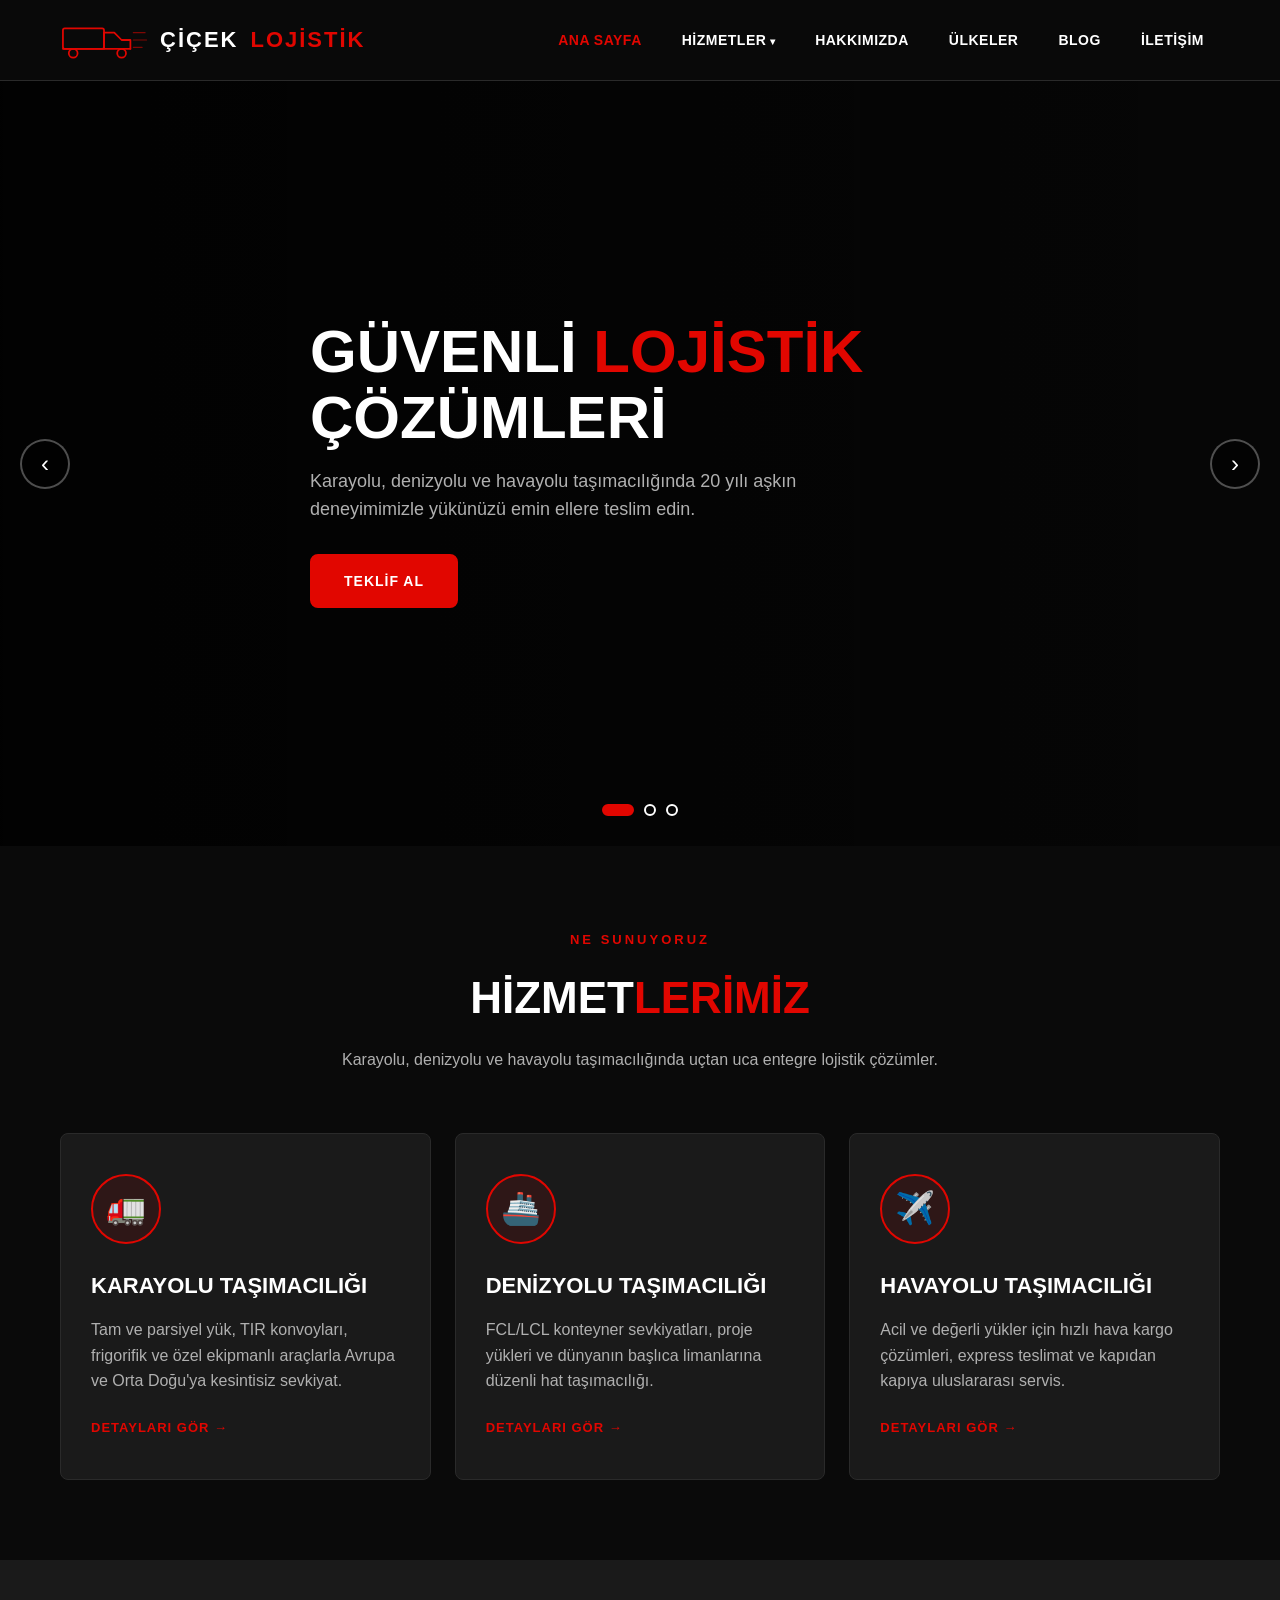
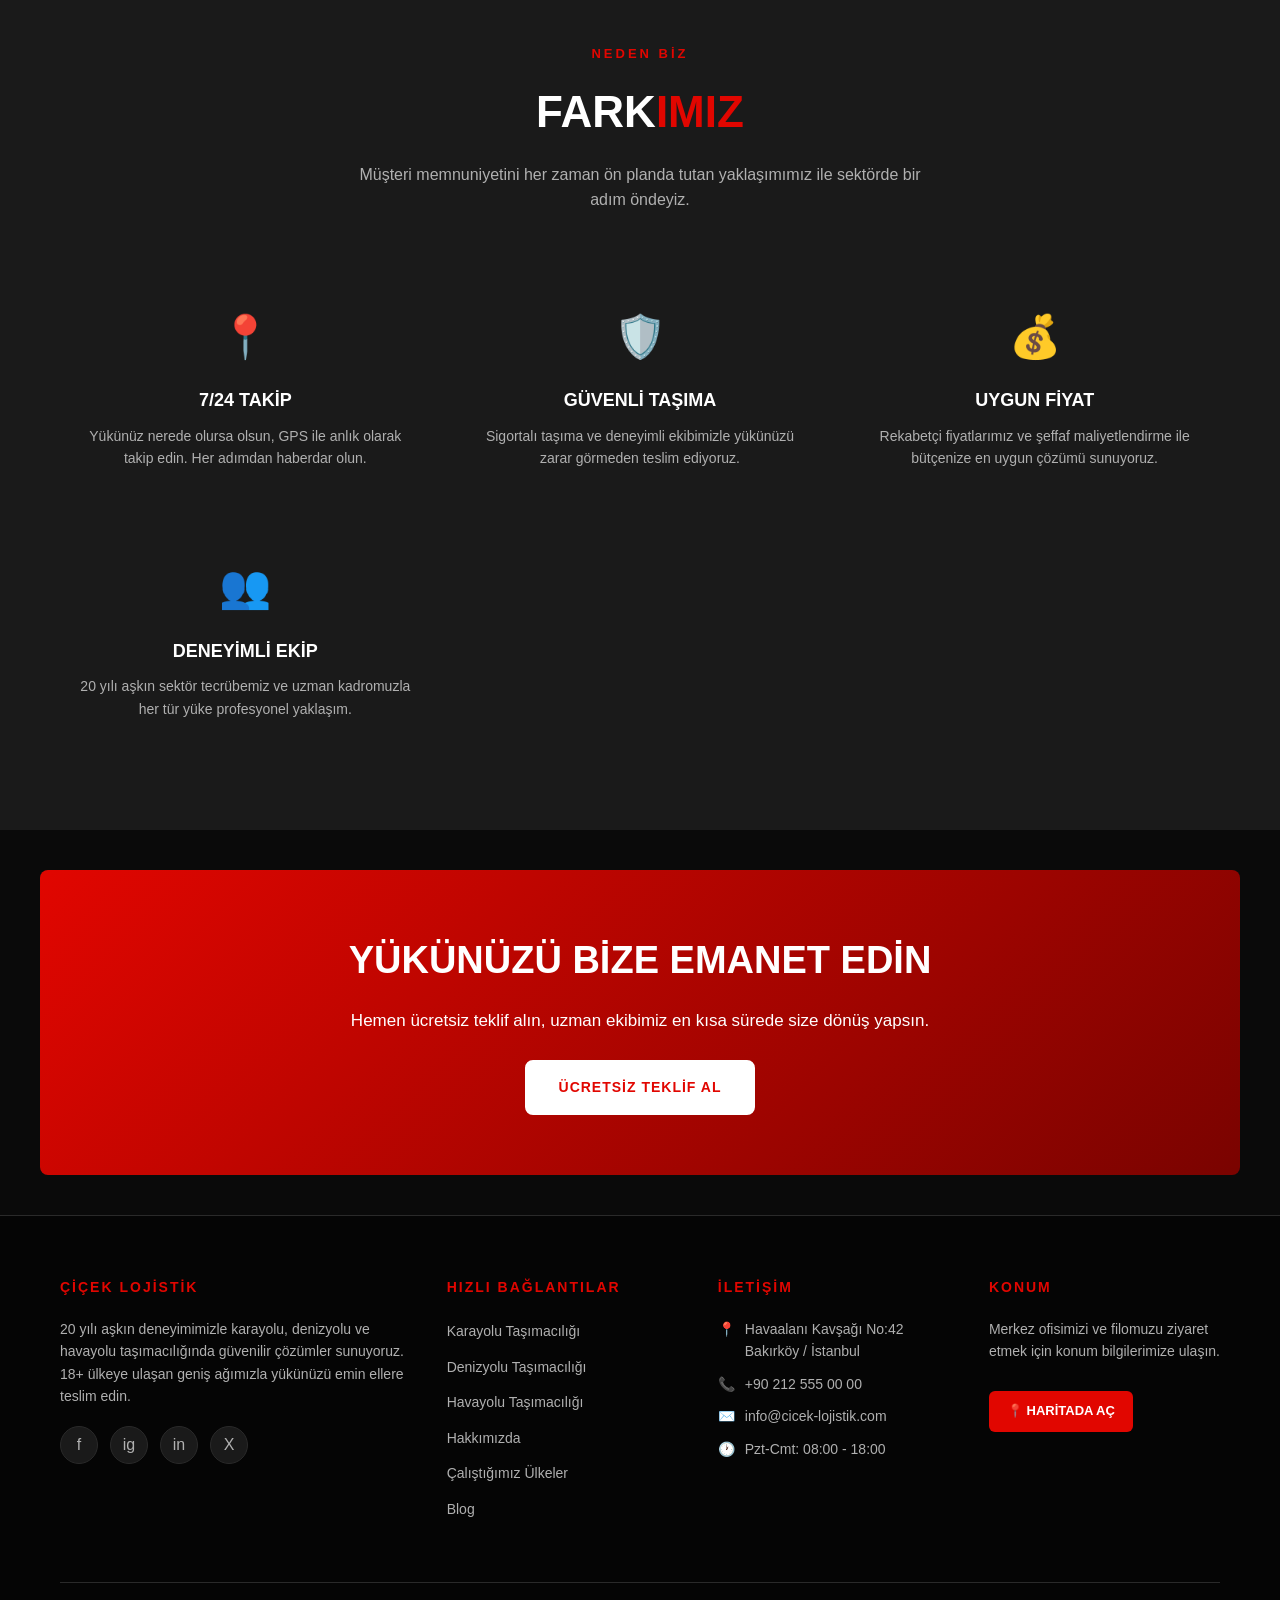
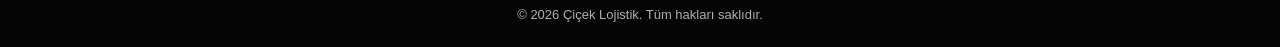
<file: index.html>
<!DOCTYPE html>
<html lang="tr">
<head>
  <meta charset="UTF-8" />
  <meta name="viewport" content="width=device-width, initial-scale=1.0" />
  <title>Çiçek Lojistik — Karayolu, Denizyolu ve Havayolu Taşımacılığı</title>
  <meta name="description" content="Çiçek Lojistik ile uluslararası karayolu, denizyolu ve havayolu taşımacılığında güvenilir çözümler." />
  <link rel="stylesheet" href="css/style.css" />
</head>
<body>

<header class="site-header">
  <div class="header-inner">
    <a href="index.html" class="logo"><img src="assets/logo.svg" alt="Çiçek Lojistik" class="logo-img" />ÇİÇEK <span>LOJİSTİK</span></a>
    <nav class="main-nav" aria-label="Ana menü">
      <ul>
        <li><a href="index.html">Ana Sayfa</a></li>
        <li class="dropdown">
          <a href="#" class="dropdown-toggle">Hizmetler</a>
          <ul class="dropdown-menu">
            <li><a href="karayolu.html">🚛 Karayolu Taşımacılığı</a></li>
            <li><a href="denizyolu.html">🚢 Denizyolu Taşımacılığı</a></li>
            <li><a href="havayolu.html">✈️ Havayolu Taşımacılığı</a></li>
          </ul>
        </li>
        <li><a href="hakkimizda.html">Hakkımızda</a></li>
        <li><a href="ulkeler.html">Ülkeler</a></li>
        <li><a href="blog.html">Blog</a></li>
        <li><a href="iletisim.html">İletişim</a></li>
      </ul>
    </nav>
    <button class="hamburger" aria-label="Menüyü aç/kapa"><span></span><span></span><span></span></button>
  </div>
</header>
<nav class="mobile-menu" aria-label="Mobil menü">
  <ul>
    <li><a href="index.html">Ana Sayfa</a></li>
    <li><a href="karayolu.html">Hizmetler</a></li>
    <li class="sub"><a href="karayolu.html">— Karayolu</a></li>
    <li class="sub"><a href="denizyolu.html">— Denizyolu</a></li>
    <li class="sub"><a href="havayolu.html">— Havayolu</a></li>
    <li><a href="hakkimizda.html">Hakkımızda</a></li>
    <li><a href="ulkeler.html">Çalıştığımız Ülkeler</a></li>
    <li><a href="blog.html">Blog</a></li>
    <li><a href="iletisim.html">İletişim</a></li>
  </ul>
</nav>

<!-- HERO SLIDER -->
<section class="hero-slider" id="heroSlider" aria-label="Tanıtım">
  <div class="slides"></div>
  <button class="slider-arrow prev" aria-label="Önceki">‹</button>
  <button class="slider-arrow next" aria-label="Sonraki">›</button>
  <div class="slider-dots"></div>
</section>

<!-- HİZMETLER -->
<section class="services">
  <div class="container">
    <div class="section-head reveal">
      <span class="eyebrow">Ne Sunuyoruz</span>
      <h2>Hizmet<span>lerimiz</span></h2>
      <p>Karayolu, denizyolu ve havayolu taşımacılığında uçtan uca entegre lojistik çözümler.</p>
    </div>
    <div class="grid">
      <div class="service-card reveal">
        <div class="icon">🚛</div>
        <h3>Karayolu Taşımacılığı</h3>
        <p>Tam ve parsiyel yük, TIR konvoyları, frigorifik ve özel ekipmanlı araçlarla Avrupa ve Orta Doğu'ya kesintisiz sevkiyat.</p>
        <a href="karayolu.html" class="read-more">Detayları Gör →</a>
      </div>
      <div class="service-card reveal">
        <div class="icon">🚢</div>
        <h3>Denizyolu Taşımacılığı</h3>
        <p>FCL/LCL konteyner sevkiyatları, proje yükleri ve dünyanın başlıca limanlarına düzenli hat taşımacılığı.</p>
        <a href="denizyolu.html" class="read-more">Detayları Gör →</a>
      </div>
      <div class="service-card reveal">
        <div class="icon">✈️</div>
        <h3>Havayolu Taşımacılığı</h3>
        <p>Acil ve değerli yükler için hızlı hava kargo çözümleri, express teslimat ve kapıdan kapıya uluslararası servis.</p>
        <a href="havayolu.html" class="read-more">Detayları Gör →</a>
      </div>
    </div>
  </div>
</section>

<!-- NEDEN BİZ -->
<section class="why alt-bg">
  <div class="container">
    <div class="section-head reveal">
      <span class="eyebrow">Neden Biz</span>
      <h2>Fark<span>ımız</span></h2>
      <p>Müşteri memnuniyetini her zaman ön planda tutan yaklaşımımız ile sektörde bir adım öndeyiz.</p>
    </div>
    <div class="grid">
      <div class="feature-card reveal">
        <div class="icon">📍</div>
        <h4>7/24 Takip</h4>
        <p>Yükünüz nerede olursa olsun, GPS ile anlık olarak takip edin. Her adımdan haberdar olun.</p>
      </div>
      <div class="feature-card reveal">
        <div class="icon">🛡️</div>
        <h4>Güvenli Taşıma</h4>
        <p>Sigortalı taşıma ve deneyimli ekibimizle yükünüzü zarar görmeden teslim ediyoruz.</p>
      </div>
      <div class="feature-card reveal">
        <div class="icon">💰</div>
        <h4>Uygun Fiyat</h4>
        <p>Rekabetçi fiyatlarımız ve şeffaf maliyetlendirme ile bütçenize en uygun çözümü sunuyoruz.</p>
      </div>
      <div class="feature-card reveal">
        <div class="icon">👥</div>
        <h4>Deneyimli Ekip</h4>
        <p>20 yılı aşkın sektör tecrübemiz ve uzman kadromuzla her tür yüke profesyonel yaklaşım.</p>
      </div>
    </div>
  </div>
</section>

<!-- CTA -->
<div class="cta-banner reveal">
  <h2>Yükünüzü Bize Emanet Edin</h2>
  <p>Hemen ücretsiz teklif alın, uzman ekibimiz en kısa sürede size dönüş yapsın.</p>
  <a href="iletisim.html" class="btn">Ücretsiz Teklif Al</a>
</div>

<footer class="site-footer">
  <div class="container">
    <div class="footer-grid">
      <div class="footer-col">
        <h4>Çiçek Lojistik</h4>
        <p>20 yılı aşkın deneyimimizle karayolu, denizyolu ve havayolu taşımacılığında güvenilir çözümler sunuyoruz. 18+ ülkeye ulaşan geniş ağımızla yükünüzü emin ellere teslim edin.</p>
        <div class="social">
          <a href="#" aria-label="Facebook">f</a>
          <a href="#" aria-label="Instagram">ig</a>
          <a href="#" aria-label="LinkedIn">in</a>
          <a href="#" aria-label="X">X</a>
        </div>
      </div>
      <div class="footer-col">
        <h4>Hızlı Bağlantılar</h4>
        <ul>
          <li><a href="karayolu.html">Karayolu Taşımacılığı</a></li>
          <li><a href="denizyolu.html">Denizyolu Taşımacılığı</a></li>
          <li><a href="havayolu.html">Havayolu Taşımacılığı</a></li>
          <li><a href="hakkimizda.html">Hakkımızda</a></li>
          <li><a href="ulkeler.html">Çalıştığımız Ülkeler</a></li>
          <li><a href="blog.html">Blog</a></li>
        </ul>
      </div>
      <div class="footer-col">
        <h4>İletişim</h4>
        <div class="footer-contact-item"><span class="icon">📍</span><span>Havaalanı Kavşağı No:42<br>Bakırköy / İstanbul</span></div>
        <div class="footer-contact-item"><span class="icon">📞</span><span>+90 212 555 00 00</span></div>
        <div class="footer-contact-item"><span class="icon">✉️</span><span>info@cicek-lojistik.com</span></div>
        <div class="footer-contact-item"><span class="icon">🕐</span><span>Pzt-Cmt: 08:00 - 18:00</span></div>
      </div>
      <div class="footer-col">
        <h4>Konum</h4>
        <p>Merkez ofisimizi ve filomuzu ziyaret etmek için konum bilgilerimize ulaşın.</p>
        <a href="https://maps.google.com" target="_blank" rel="noopener" class="map-btn">📍 Haritada Aç</a>
      </div>
    </div>
    <div class="footer-bottom">© 2026 Çiçek Lojistik. Tüm hakları saklıdır.</div>
  </div>
</footer>

<script src="js/main.js"></script>
<script src="js/slider.js"></script>
</body>
</html>
</file>
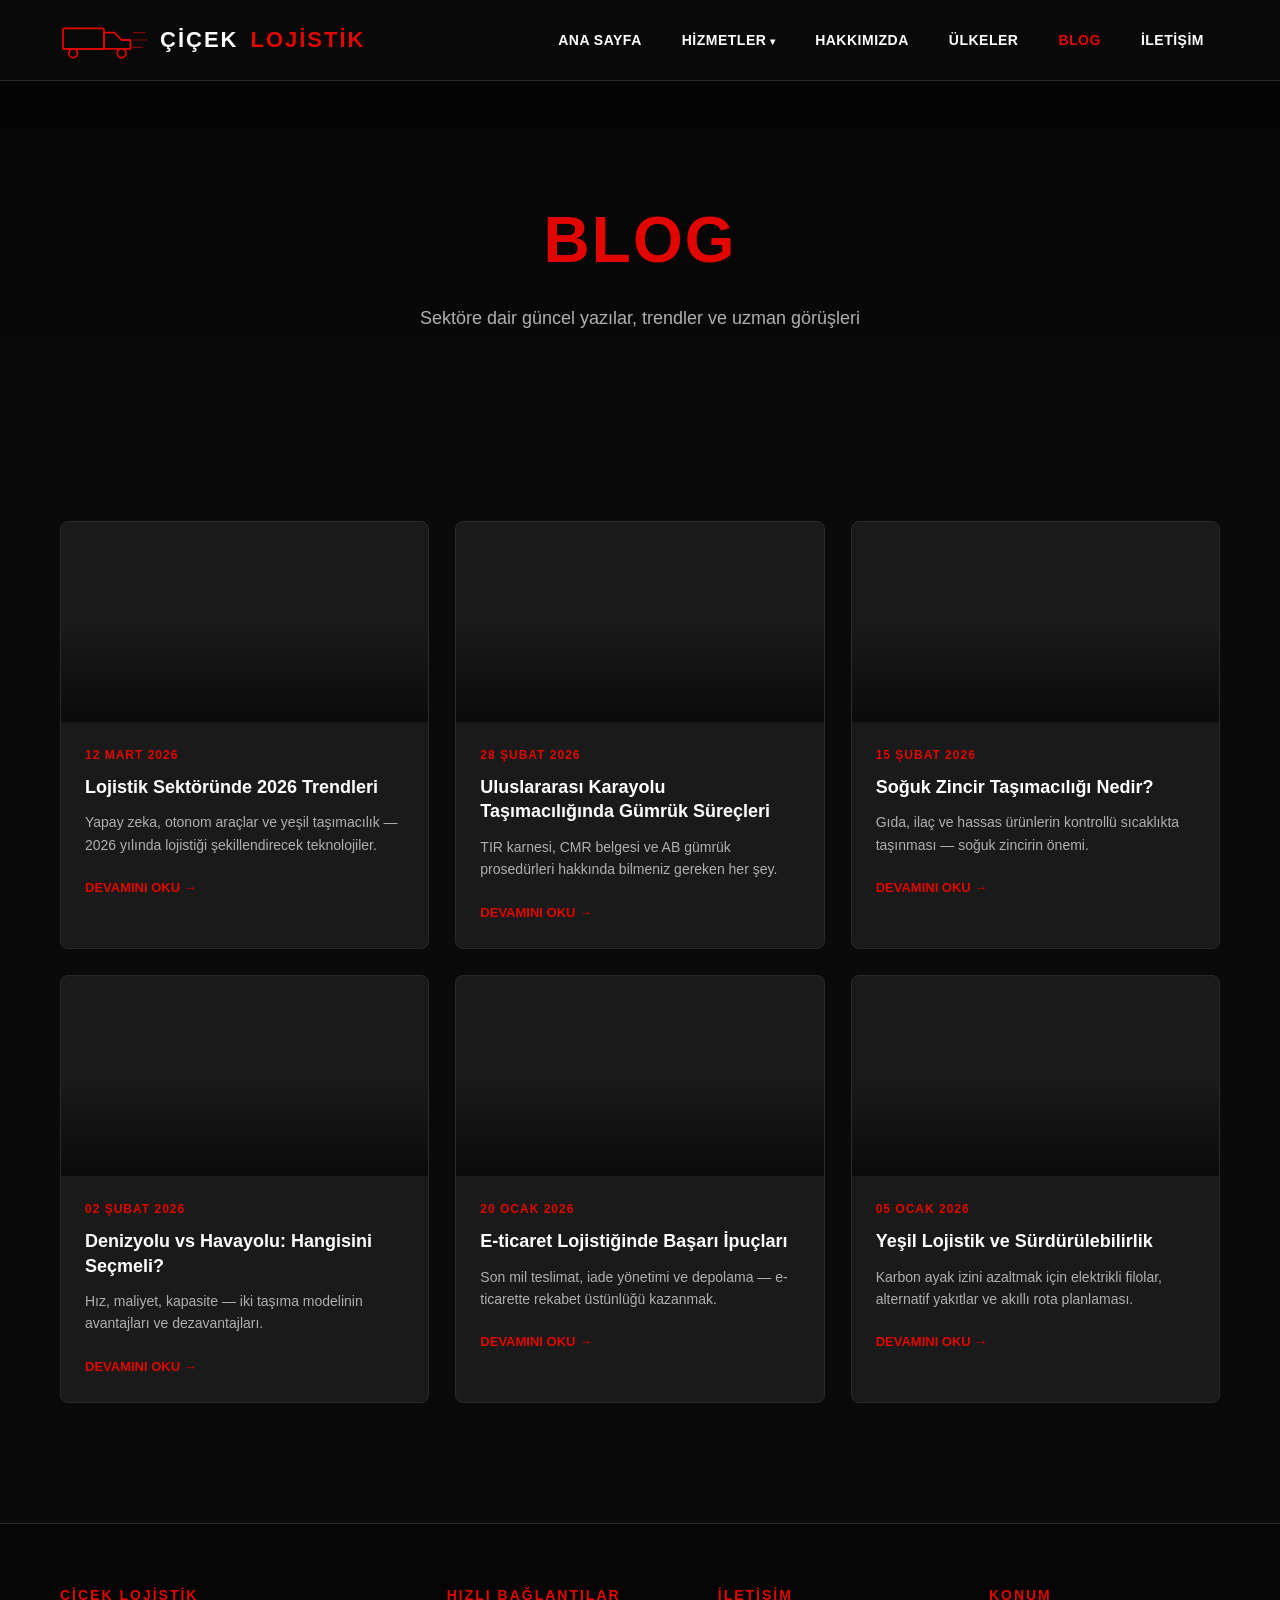
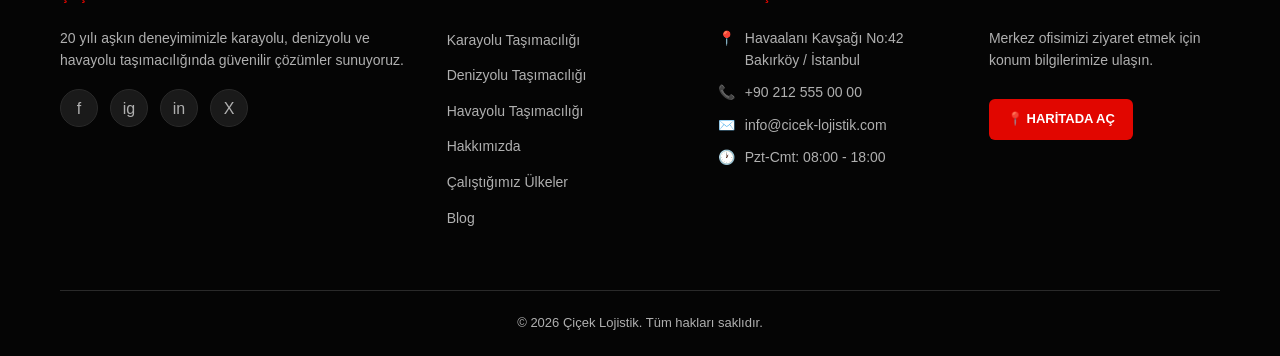
<file: blog.html>
<!DOCTYPE html>
<html lang="tr">
<head>
  <meta charset="UTF-8" />
  <meta name="viewport" content="width=device-width, initial-scale=1.0" />
  <title>Blog — Çiçek Lojistik</title>
  <meta name="description" content="Lojistik sektörüne dair güncel yazılar, trendler ve ipuçları." />
  <link rel="stylesheet" href="css/style.css" />
</head>
<body>

<header class="site-header">
  <div class="header-inner">
    <a href="index.html" class="logo"><img src="assets/logo.svg" alt="Çiçek Lojistik" class="logo-img" />ÇİÇEK <span>LOJİSTİK</span></a>
    <nav class="main-nav" aria-label="Ana menü">
      <ul>
        <li><a href="index.html">Ana Sayfa</a></li>
        <li class="dropdown">
          <a href="#" class="dropdown-toggle">Hizmetler</a>
          <ul class="dropdown-menu">
            <li><a href="karayolu.html">🚛 Karayolu Taşımacılığı</a></li>
            <li><a href="denizyolu.html">🚢 Denizyolu Taşımacılığı</a></li>
            <li><a href="havayolu.html">✈️ Havayolu Taşımacılığı</a></li>
          </ul>
        </li>
        <li><a href="hakkimizda.html">Hakkımızda</a></li>
        <li><a href="ulkeler.html">Ülkeler</a></li>
        <li><a href="blog.html">Blog</a></li>
        <li><a href="iletisim.html">İletişim</a></li>
      </ul>
    </nav>
    <button class="hamburger" aria-label="Menüyü aç/kapa"><span></span><span></span><span></span></button>
  </div>
</header>
<nav class="mobile-menu" aria-label="Mobil menü">
  <ul>
    <li><a href="index.html">Ana Sayfa</a></li>
    <li><a href="karayolu.html">Hizmetler</a></li>
    <li class="sub"><a href="karayolu.html">— Karayolu</a></li>
    <li class="sub"><a href="denizyolu.html">— Denizyolu</a></li>
    <li class="sub"><a href="havayolu.html">— Havayolu</a></li>
    <li><a href="hakkimizda.html">Hakkımızda</a></li>
    <li><a href="ulkeler.html">Çalıştığımız Ülkeler</a></li>
    <li><a href="blog.html">Blog</a></li>
    <li><a href="iletisim.html">İletişim</a></li>
  </ul>
</nav>

<section class="page-hero" style="background-image:url('https://images.unsplash.com/photo-1586528116311-ad8dd3c8310d?auto=format&fit=crop&w=1920&q=80')">
  <div class="page-hero-content">
    <h1><span>Blog</span></h1>
    <p>Sektöre dair güncel yazılar, trendler ve uzman görüşleri</p>
  </div>
</section>

<section>
  <div class="container">
    <div class="blog-grid" id="blogGrid"></div>
  </div>
</section>

<!-- Modal -->
<div class="modal-backdrop" id="blogModal" aria-hidden="true">
  <article class="modal" role="dialog" aria-modal="true">
    <button class="close" aria-label="Kapat">×</button>
    <div class="hero-img"></div>
    <div class="body">
      <span class="date"></span>
      <h2></h2>
      <div class="content"></div>
    </div>
  </article>
</div>

<footer class="site-footer">
  <div class="container">
    <div class="footer-grid">
      <div class="footer-col">
        <h4>Çiçek Lojistik</h4>
        <p>20 yılı aşkın deneyimimizle karayolu, denizyolu ve havayolu taşımacılığında güvenilir çözümler sunuyoruz.</p>
        <div class="social"><a href="#">f</a><a href="#">ig</a><a href="#">in</a><a href="#">X</a></div>
      </div>
      <div class="footer-col">
        <h4>Hızlı Bağlantılar</h4>
        <ul>
          <li><a href="karayolu.html">Karayolu Taşımacılığı</a></li>
          <li><a href="denizyolu.html">Denizyolu Taşımacılığı</a></li>
          <li><a href="havayolu.html">Havayolu Taşımacılığı</a></li>
          <li><a href="hakkimizda.html">Hakkımızda</a></li>
          <li><a href="ulkeler.html">Çalıştığımız Ülkeler</a></li>
          <li><a href="blog.html">Blog</a></li>
        </ul>
      </div>
      <div class="footer-col">
        <h4>İletişim</h4>
        <div class="footer-contact-item"><span class="icon">📍</span><span>Havaalanı Kavşağı No:42<br>Bakırköy / İstanbul</span></div>
        <div class="footer-contact-item"><span class="icon">📞</span><span>+90 212 555 00 00</span></div>
        <div class="footer-contact-item"><span class="icon">✉️</span><span>info@cicek-lojistik.com</span></div>
        <div class="footer-contact-item"><span class="icon">🕐</span><span>Pzt-Cmt: 08:00 - 18:00</span></div>
      </div>
      <div class="footer-col">
        <h4>Konum</h4>
        <p>Merkez ofisimizi ziyaret etmek için konum bilgilerimize ulaşın.</p>
        <a href="https://maps.google.com" target="_blank" rel="noopener" class="map-btn">📍 Haritada Aç</a>
      </div>
    </div>
    <div class="footer-bottom">© 2026 Çiçek Lojistik. Tüm hakları saklıdır.</div>
  </div>
</footer>

<script src="js/main.js"></script>
<script src="js/blog.js"></script>
</body>
</html>
</file>
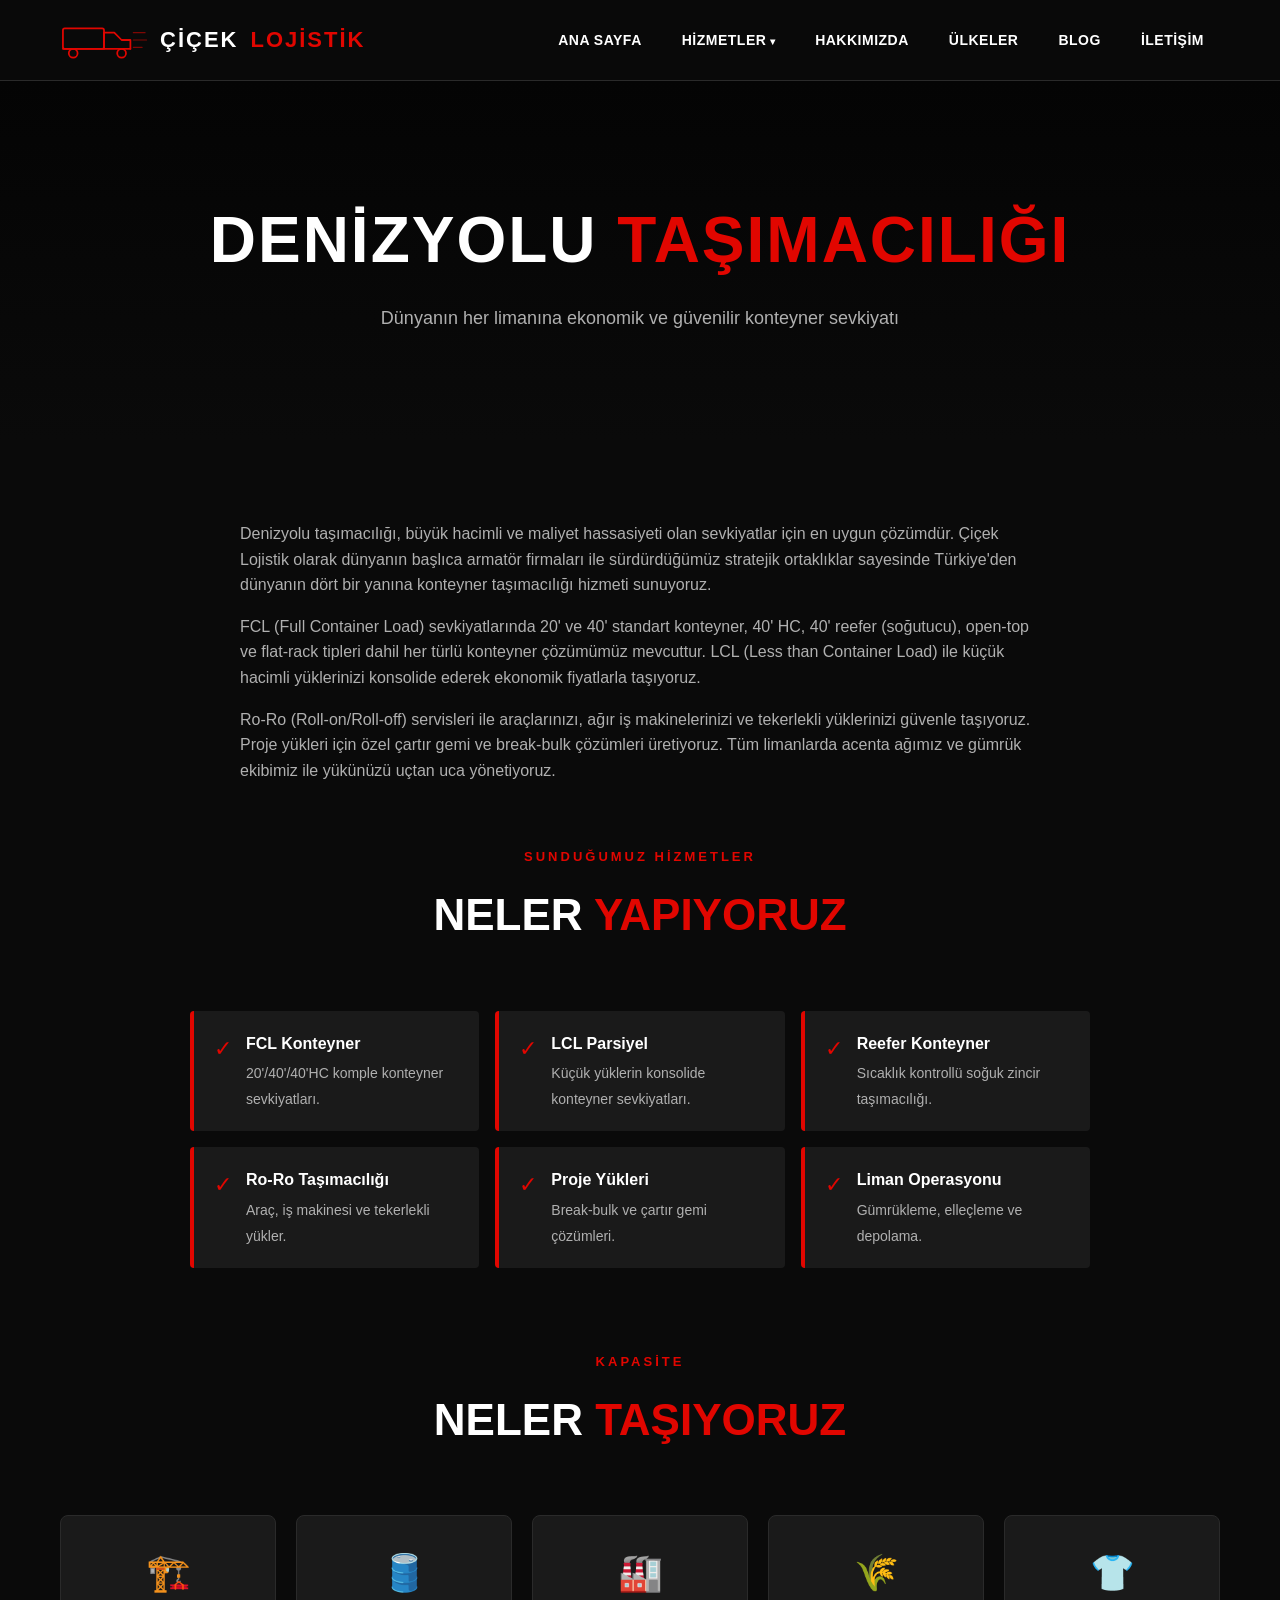
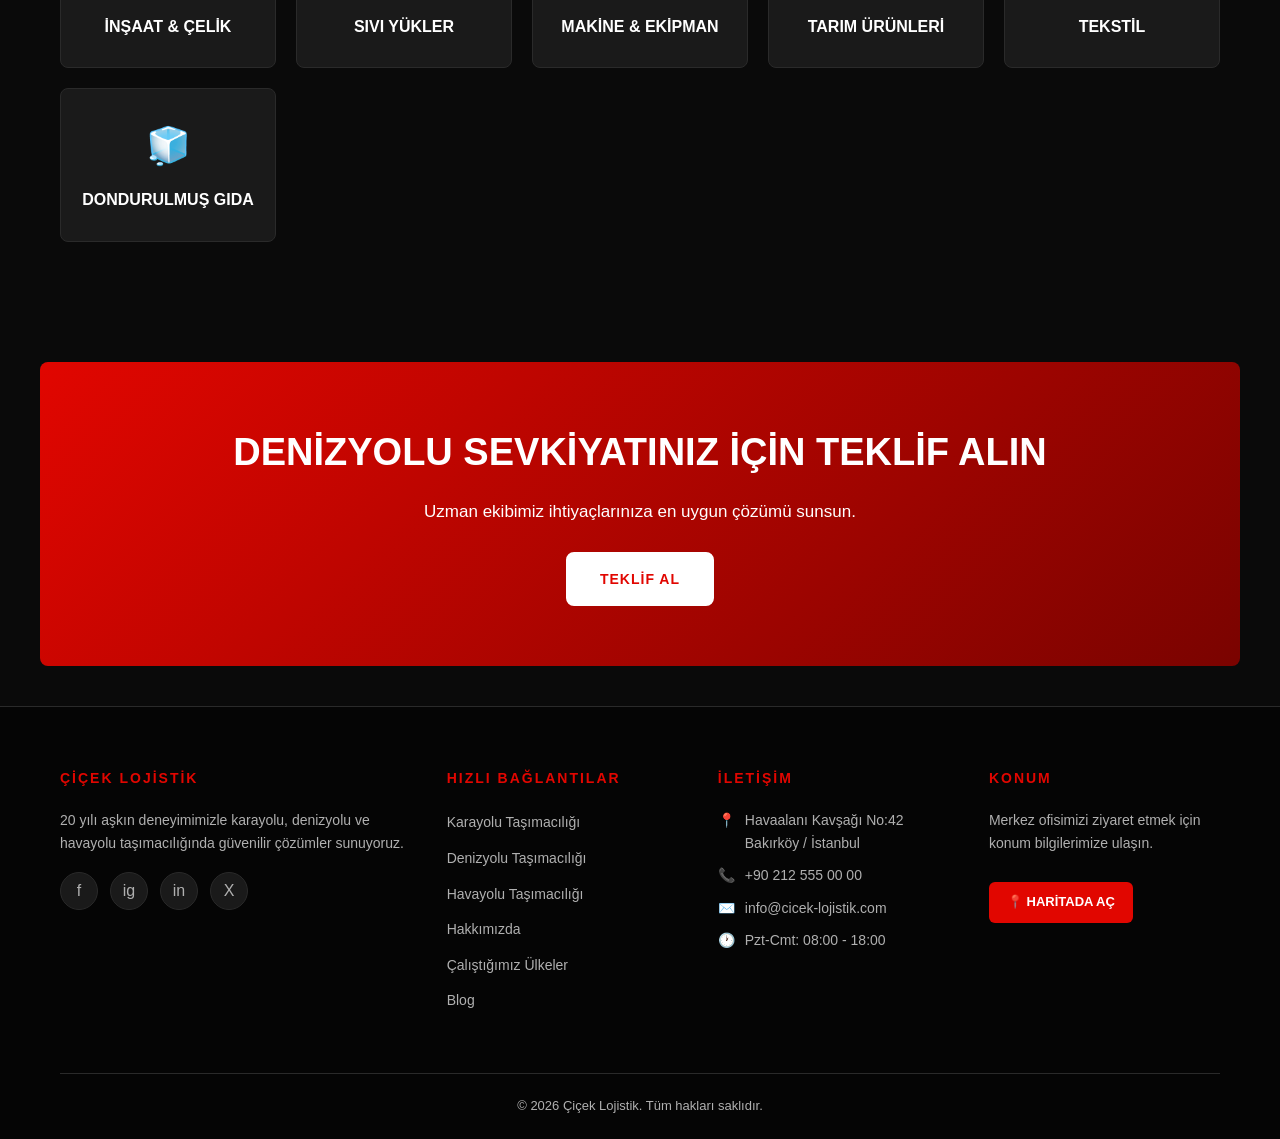
<file: denizyolu.html>
<!DOCTYPE html>
<html lang="tr">
<head>
  <meta charset="UTF-8" />
  <meta name="viewport" content="width=device-width, initial-scale=1.0" />
  <title>Denizyolu Taşımacılığı — Çiçek Lojistik</title>
  <meta name="description" content="FCL/LCL konteyner sevkiyatları, proje yükleri ve dünyanın başlıca limanlarına düzenli hat taşımacılığı." />
  <link rel="stylesheet" href="css/style.css" />
</head>
<body>

<header class="site-header">
  <div class="header-inner">
    <a href="index.html" class="logo"><img src="assets/logo.svg" alt="Çiçek Lojistik" class="logo-img" />ÇİÇEK <span>LOJİSTİK</span></a>
    <nav class="main-nav" aria-label="Ana menü">
      <ul>
        <li><a href="index.html">Ana Sayfa</a></li>
        <li class="dropdown">
          <a href="#" class="dropdown-toggle">Hizmetler</a>
          <ul class="dropdown-menu">
            <li><a href="karayolu.html">🚛 Karayolu Taşımacılığı</a></li>
            <li><a href="denizyolu.html">🚢 Denizyolu Taşımacılığı</a></li>
            <li><a href="havayolu.html">✈️ Havayolu Taşımacılığı</a></li>
          </ul>
        </li>
        <li><a href="hakkimizda.html">Hakkımızda</a></li>
        <li><a href="ulkeler.html">Ülkeler</a></li>
        <li><a href="blog.html">Blog</a></li>
        <li><a href="iletisim.html">İletişim</a></li>
      </ul>
    </nav>
    <button class="hamburger" aria-label="Menüyü aç/kapa"><span></span><span></span><span></span></button>
  </div>
</header>
<nav class="mobile-menu" aria-label="Mobil menü">
  <ul>
    <li><a href="index.html">Ana Sayfa</a></li>
    <li><a href="karayolu.html">Hizmetler</a></li>
    <li class="sub"><a href="karayolu.html">— Karayolu</a></li>
    <li class="sub"><a href="denizyolu.html">— Denizyolu</a></li>
    <li class="sub"><a href="havayolu.html">— Havayolu</a></li>
    <li><a href="hakkimizda.html">Hakkımızda</a></li>
    <li><a href="ulkeler.html">Çalıştığımız Ülkeler</a></li>
    <li><a href="blog.html">Blog</a></li>
    <li><a href="iletisim.html">İletişim</a></li>
  </ul>
</nav>

<section class="page-hero" style="background-image:url('https://images.unsplash.com/photo-1494412651409-8963ce7935a7?auto=format&fit=crop&w=1920&q=80')">
  <div class="page-hero-content">
    <h1>Denizyolu <span>Taşımacılığı</span></h1>
    <p>Dünyanın her limanına ekonomik ve güvenilir konteyner sevkiyatı</p>
  </div>
</section>

<section>
  <div class="container">
    <div class="intro-text reveal">
      <p>Denizyolu taşımacılığı, büyük hacimli ve maliyet hassasiyeti olan sevkiyatlar için en uygun çözümdür. Çiçek Lojistik olarak dünyanın başlıca armatör firmaları ile sürdürdüğümüz stratejik ortaklıklar sayesinde Türkiye'den dünyanın dört bir yanına konteyner taşımacılığı hizmeti sunuyoruz.</p>
      <p>FCL (Full Container Load) sevkiyatlarında 20' ve 40' standart konteyner, 40' HC, 40' reefer (soğutucu), open-top ve flat-rack tipleri dahil her türlü konteyner çözümümüz mevcuttur. LCL (Less than Container Load) ile küçük hacimli yüklerinizi konsolide ederek ekonomik fiyatlarla taşıyoruz.</p>
      <p>Ro-Ro (Roll-on/Roll-off) servisleri ile araçlarınızı, ağır iş makinelerinizi ve tekerlekli yüklerinizi güvenle taşıyoruz. Proje yükleri için özel çartır gemi ve break-bulk çözümleri üretiyoruz. Tüm limanlarda acenta ağımız ve gümrük ekibimiz ile yükünüzü uçtan uca yönetiyoruz.</p>
    </div>

    <div class="section-head reveal" style="margin-top:60px">
      <span class="eyebrow">Sunduğumuz Hizmetler</span>
      <h2>Neler <span>Yapıyoruz</span></h2>
    </div>
    <ul class="service-list">
      <li class="reveal"><span class="check">✓</span><div><strong>FCL Konteyner</strong><span>20'/40'/40'HC komple konteyner sevkiyatları.</span></div></li>
      <li class="reveal"><span class="check">✓</span><div><strong>LCL Parsiyel</strong><span>Küçük yüklerin konsolide konteyner sevkiyatları.</span></div></li>
      <li class="reveal"><span class="check">✓</span><div><strong>Reefer Konteyner</strong><span>Sıcaklık kontrollü soğuk zincir taşımacılığı.</span></div></li>
      <li class="reveal"><span class="check">✓</span><div><strong>Ro-Ro Taşımacılığı</strong><span>Araç, iş makinesi ve tekerlekli yükler.</span></div></li>
      <li class="reveal"><span class="check">✓</span><div><strong>Proje Yükleri</strong><span>Break-bulk ve çartır gemi çözümleri.</span></div></li>
      <li class="reveal"><span class="check">✓</span><div><strong>Liman Operasyonu</strong><span>Gümrükleme, elleçleme ve depolama.</span></div></li>
    </ul>

    <div class="section-head reveal" style="margin-top:80px">
      <span class="eyebrow">Kapasite</span>
      <h2>Neler <span>Taşıyoruz</span></h2>
    </div>
    <div class="category-grid">
      <div class="category-card reveal"><div class="icon">🏗️</div><h4>İnşaat & Çelik</h4></div>
      <div class="category-card reveal"><div class="icon">🛢️</div><h4>Sıvı Yükler</h4></div>
      <div class="category-card reveal"><div class="icon">🏭</div><h4>Makine & Ekipman</h4></div>
      <div class="category-card reveal"><div class="icon">🌾</div><h4>Tarım Ürünleri</h4></div>
      <div class="category-card reveal"><div class="icon">👕</div><h4>Tekstil</h4></div>
      <div class="category-card reveal"><div class="icon">🧊</div><h4>Dondurulmuş Gıda</h4></div>
    </div>
  </div>
</section>

<div class="cta-banner reveal">
  <h2>Denizyolu Sevkiyatınız İçin Teklif Alın</h2>
  <p>Uzman ekibimiz ihtiyaçlarınıza en uygun çözümü sunsun.</p>
  <a href="iletisim.html" class="btn">Teklif Al</a>
</div>

<footer class="site-footer">
  <div class="container">
    <div class="footer-grid">
      <div class="footer-col">
        <h4>Çiçek Lojistik</h4>
        <p>20 yılı aşkın deneyimimizle karayolu, denizyolu ve havayolu taşımacılığında güvenilir çözümler sunuyoruz.</p>
        <div class="social"><a href="#">f</a><a href="#">ig</a><a href="#">in</a><a href="#">X</a></div>
      </div>
      <div class="footer-col">
        <h4>Hızlı Bağlantılar</h4>
        <ul>
          <li><a href="karayolu.html">Karayolu Taşımacılığı</a></li>
          <li><a href="denizyolu.html">Denizyolu Taşımacılığı</a></li>
          <li><a href="havayolu.html">Havayolu Taşımacılığı</a></li>
          <li><a href="hakkimizda.html">Hakkımızda</a></li>
          <li><a href="ulkeler.html">Çalıştığımız Ülkeler</a></li>
          <li><a href="blog.html">Blog</a></li>
        </ul>
      </div>
      <div class="footer-col">
        <h4>İletişim</h4>
        <div class="footer-contact-item"><span class="icon">📍</span><span>Havaalanı Kavşağı No:42<br>Bakırköy / İstanbul</span></div>
        <div class="footer-contact-item"><span class="icon">📞</span><span>+90 212 555 00 00</span></div>
        <div class="footer-contact-item"><span class="icon">✉️</span><span>info@cicek-lojistik.com</span></div>
        <div class="footer-contact-item"><span class="icon">🕐</span><span>Pzt-Cmt: 08:00 - 18:00</span></div>
      </div>
      <div class="footer-col">
        <h4>Konum</h4>
        <p>Merkez ofisimizi ziyaret etmek için konum bilgilerimize ulaşın.</p>
        <a href="https://maps.google.com" target="_blank" rel="noopener" class="map-btn">📍 Haritada Aç</a>
      </div>
    </div>
    <div class="footer-bottom">© 2026 Çiçek Lojistik. Tüm hakları saklıdır.</div>
  </div>
</footer>

<script src="js/main.js"></script>
</body>
</html>
</file>
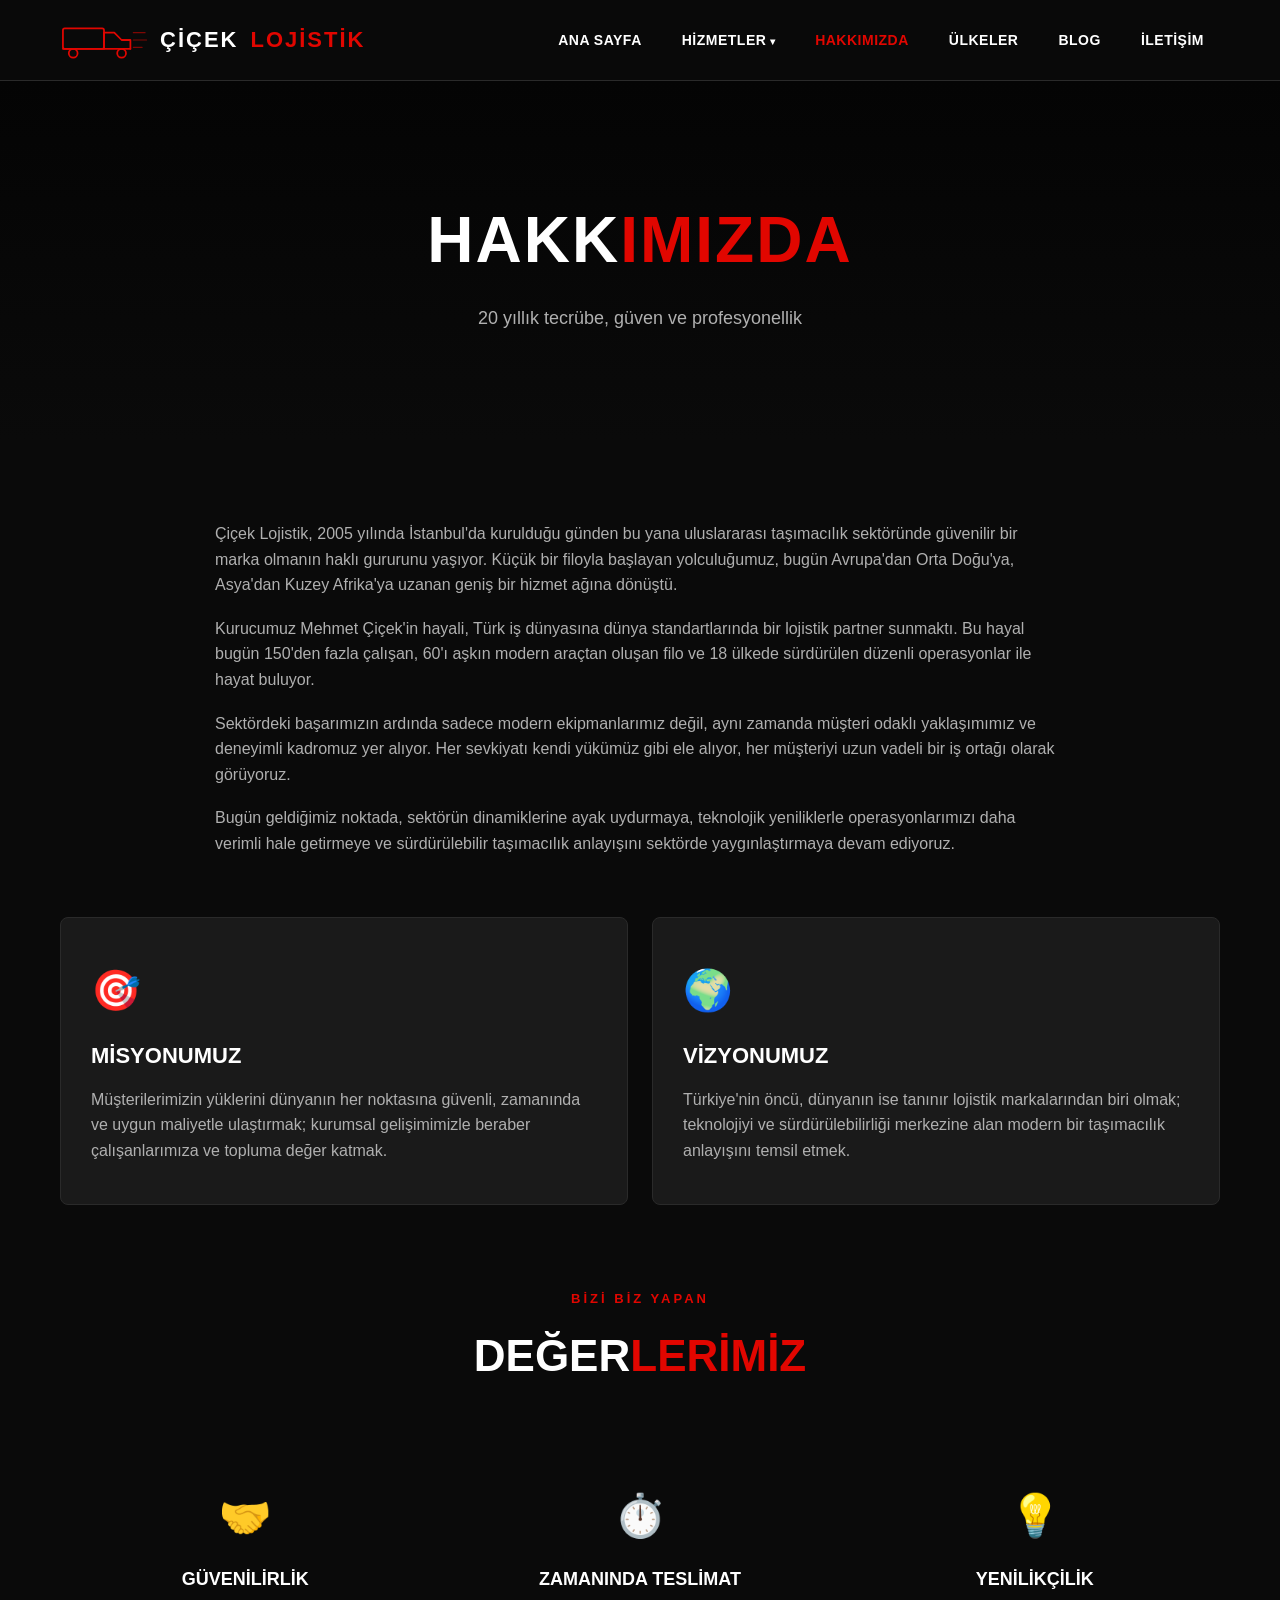
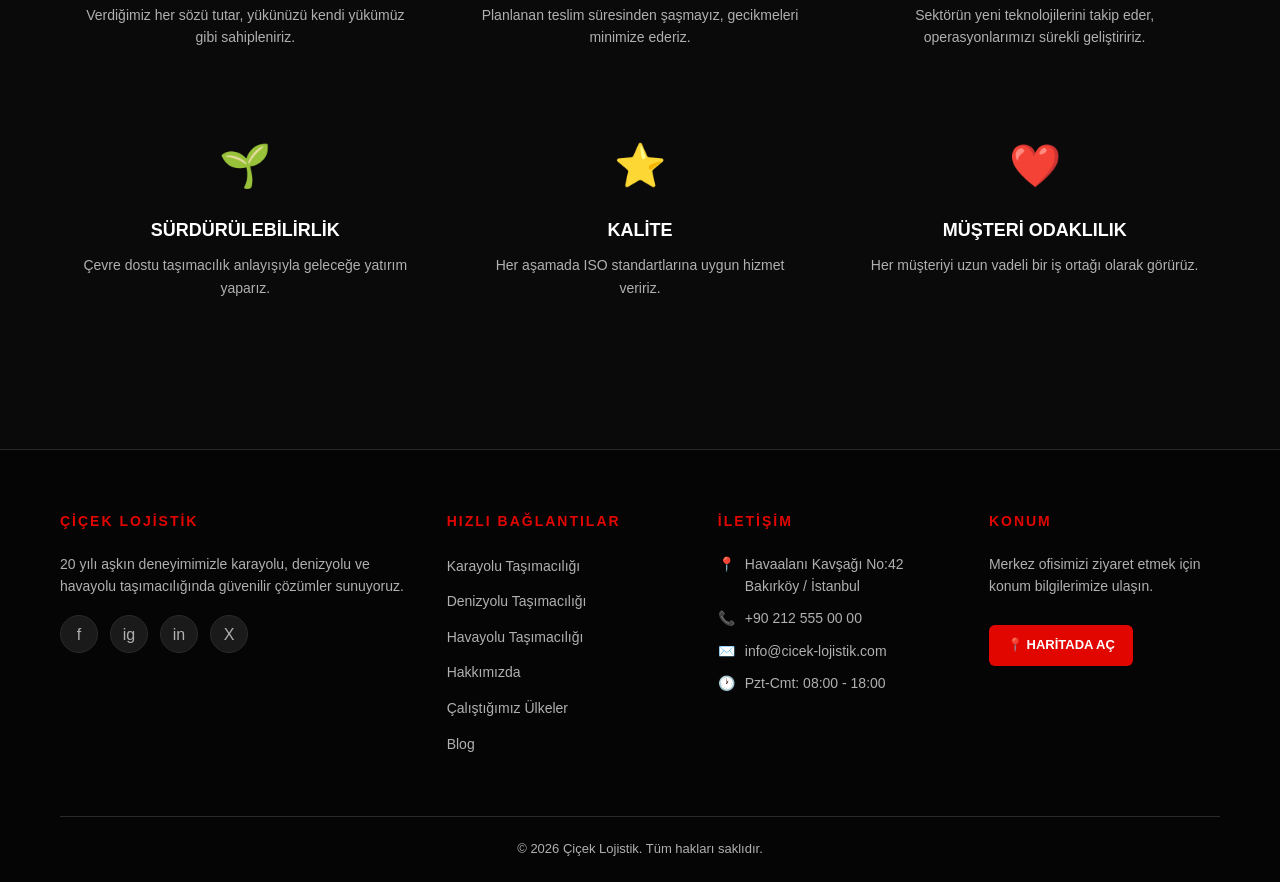
<file: hakkimizda.html>
<!DOCTYPE html>
<html lang="tr">
<head>
  <meta charset="UTF-8" />
  <meta name="viewport" content="width=device-width, initial-scale=1.0" />
  <title>Hakkımızda — Çiçek Lojistik</title>
  <meta name="description" content="Çiçek Lojistik'in hikayesi, misyonu, vizyonu ve değerleri." />
  <link rel="stylesheet" href="css/style.css" />
</head>
<body>

<header class="site-header">
  <div class="header-inner">
    <a href="index.html" class="logo"><img src="assets/logo.svg" alt="Çiçek Lojistik" class="logo-img" />ÇİÇEK <span>LOJİSTİK</span></a>
    <nav class="main-nav" aria-label="Ana menü">
      <ul>
        <li><a href="index.html">Ana Sayfa</a></li>
        <li class="dropdown">
          <a href="#" class="dropdown-toggle">Hizmetler</a>
          <ul class="dropdown-menu">
            <li><a href="karayolu.html">🚛 Karayolu Taşımacılığı</a></li>
            <li><a href="denizyolu.html">🚢 Denizyolu Taşımacılığı</a></li>
            <li><a href="havayolu.html">✈️ Havayolu Taşımacılığı</a></li>
          </ul>
        </li>
        <li><a href="hakkimizda.html">Hakkımızda</a></li>
        <li><a href="ulkeler.html">Ülkeler</a></li>
        <li><a href="blog.html">Blog</a></li>
        <li><a href="iletisim.html">İletişim</a></li>
      </ul>
    </nav>
    <button class="hamburger" aria-label="Menüyü aç/kapa"><span></span><span></span><span></span></button>
  </div>
</header>
<nav class="mobile-menu" aria-label="Mobil menü">
  <ul>
    <li><a href="index.html">Ana Sayfa</a></li>
    <li><a href="karayolu.html">Hizmetler</a></li>
    <li class="sub"><a href="karayolu.html">— Karayolu</a></li>
    <li class="sub"><a href="denizyolu.html">— Denizyolu</a></li>
    <li class="sub"><a href="havayolu.html">— Havayolu</a></li>
    <li><a href="hakkimizda.html">Hakkımızda</a></li>
    <li><a href="ulkeler.html">Çalıştığımız Ülkeler</a></li>
    <li><a href="blog.html">Blog</a></li>
    <li><a href="iletisim.html">İletişim</a></li>
  </ul>
</nav>

<section class="page-hero" style="background-image:url('https://images.unsplash.com/photo-1553413077-190dd305871c?auto=format&fit=crop&w=1920&q=80')">
  <div class="page-hero-content">
    <h1>Hakk<span>ımızda</span></h1>
    <p>20 yıllık tecrübe, güven ve profesyonellik</p>
  </div>
</section>

<section>
  <div class="container">
    <div class="about-story reveal">
      <p>Çiçek Lojistik, 2005 yılında İstanbul'da kurulduğu günden bu yana uluslararası taşımacılık sektöründe güvenilir bir marka olmanın haklı gururunu yaşıyor. Küçük bir filoyla başlayan yolculuğumuz, bugün Avrupa'dan Orta Doğu'ya, Asya'dan Kuzey Afrika'ya uzanan geniş bir hizmet ağına dönüştü.</p>
      <p>Kurucumuz Mehmet Çiçek'in hayali, Türk iş dünyasına dünya standartlarında bir lojistik partner sunmaktı. Bu hayal bugün 150'den fazla çalışan, 60'ı aşkın modern araçtan oluşan filo ve 18 ülkede sürdürülen düzenli operasyonlar ile hayat buluyor.</p>
      <p>Sektördeki başarımızın ardında sadece modern ekipmanlarımız değil, aynı zamanda müşteri odaklı yaklaşımımız ve deneyimli kadromuz yer alıyor. Her sevkiyatı kendi yükümüz gibi ele alıyor, her müşteriyi uzun vadeli bir iş ortağı olarak görüyoruz.</p>
      <p>Bugün geldiğimiz noktada, sektörün dinamiklerine ayak uydurmaya, teknolojik yeniliklerle operasyonlarımızı daha verimli hale getirmeye ve sürdürülebilir taşımacılık anlayışını sektörde yaygınlaştırmaya devam ediyoruz.</p>
    </div>

    <div class="mv-grid">
      <div class="mv-card reveal">
        <div class="icon">🎯</div>
        <h3>Misyonumuz</h3>
        <p>Müşterilerimizin yüklerini dünyanın her noktasına güvenli, zamanında ve uygun maliyetle ulaştırmak; kurumsal gelişimimizle beraber çalışanlarımıza ve topluma değer katmak.</p>
      </div>
      <div class="mv-card reveal">
        <div class="icon">🌍</div>
        <h3>Vizyonumuz</h3>
        <p>Türkiye'nin öncü, dünyanın ise tanınır lojistik markalarından biri olmak; teknolojiyi ve sürdürülebilirliği merkezine alan modern bir taşımacılık anlayışını temsil etmek.</p>
      </div>
    </div>

    <div class="section-head reveal" style="margin-top:80px">
      <span class="eyebrow">Bizi Biz Yapan</span>
      <h2>Değer<span>lerimiz</span></h2>
    </div>
    <div class="grid">
      <div class="feature-card reveal">
        <div class="icon">🤝</div>
        <h4>Güvenilirlik</h4>
        <p>Verdiğimiz her sözü tutar, yükünüzü kendi yükümüz gibi sahipleniriz.</p>
      </div>
      <div class="feature-card reveal">
        <div class="icon">⏱️</div>
        <h4>Zamanında Teslimat</h4>
        <p>Planlanan teslim süresinden şaşmayız, gecikmeleri minimize ederiz.</p>
      </div>
      <div class="feature-card reveal">
        <div class="icon">💡</div>
        <h4>Yenilikçilik</h4>
        <p>Sektörün yeni teknolojilerini takip eder, operasyonlarımızı sürekli geliştiririz.</p>
      </div>
      <div class="feature-card reveal">
        <div class="icon">🌱</div>
        <h4>Sürdürülebilirlik</h4>
        <p>Çevre dostu taşımacılık anlayışıyla geleceğe yatırım yaparız.</p>
      </div>
      <div class="feature-card reveal">
        <div class="icon">⭐</div>
        <h4>Kalite</h4>
        <p>Her aşamada ISO standartlarına uygun hizmet veririz.</p>
      </div>
      <div class="feature-card reveal">
        <div class="icon">❤️</div>
        <h4>Müşteri Odaklılık</h4>
        <p>Her müşteriyi uzun vadeli bir iş ortağı olarak görürüz.</p>
      </div>
    </div>
  </div>
</section>

<footer class="site-footer">
  <div class="container">
    <div class="footer-grid">
      <div class="footer-col">
        <h4>Çiçek Lojistik</h4>
        <p>20 yılı aşkın deneyimimizle karayolu, denizyolu ve havayolu taşımacılığında güvenilir çözümler sunuyoruz.</p>
        <div class="social"><a href="#">f</a><a href="#">ig</a><a href="#">in</a><a href="#">X</a></div>
      </div>
      <div class="footer-col">
        <h4>Hızlı Bağlantılar</h4>
        <ul>
          <li><a href="karayolu.html">Karayolu Taşımacılığı</a></li>
          <li><a href="denizyolu.html">Denizyolu Taşımacılığı</a></li>
          <li><a href="havayolu.html">Havayolu Taşımacılığı</a></li>
          <li><a href="hakkimizda.html">Hakkımızda</a></li>
          <li><a href="ulkeler.html">Çalıştığımız Ülkeler</a></li>
          <li><a href="blog.html">Blog</a></li>
        </ul>
      </div>
      <div class="footer-col">
        <h4>İletişim</h4>
        <div class="footer-contact-item"><span class="icon">📍</span><span>Havaalanı Kavşağı No:42<br>Bakırköy / İstanbul</span></div>
        <div class="footer-contact-item"><span class="icon">📞</span><span>+90 212 555 00 00</span></div>
        <div class="footer-contact-item"><span class="icon">✉️</span><span>info@cicek-lojistik.com</span></div>
        <div class="footer-contact-item"><span class="icon">🕐</span><span>Pzt-Cmt: 08:00 - 18:00</span></div>
      </div>
      <div class="footer-col">
        <h4>Konum</h4>
        <p>Merkez ofisimizi ziyaret etmek için konum bilgilerimize ulaşın.</p>
        <a href="https://maps.google.com" target="_blank" rel="noopener" class="map-btn">📍 Haritada Aç</a>
      </div>
    </div>
    <div class="footer-bottom">© 2026 Çiçek Lojistik. Tüm hakları saklıdır.</div>
  </div>
</footer>

<script src="js/main.js"></script>
</body>
</html>
</file>
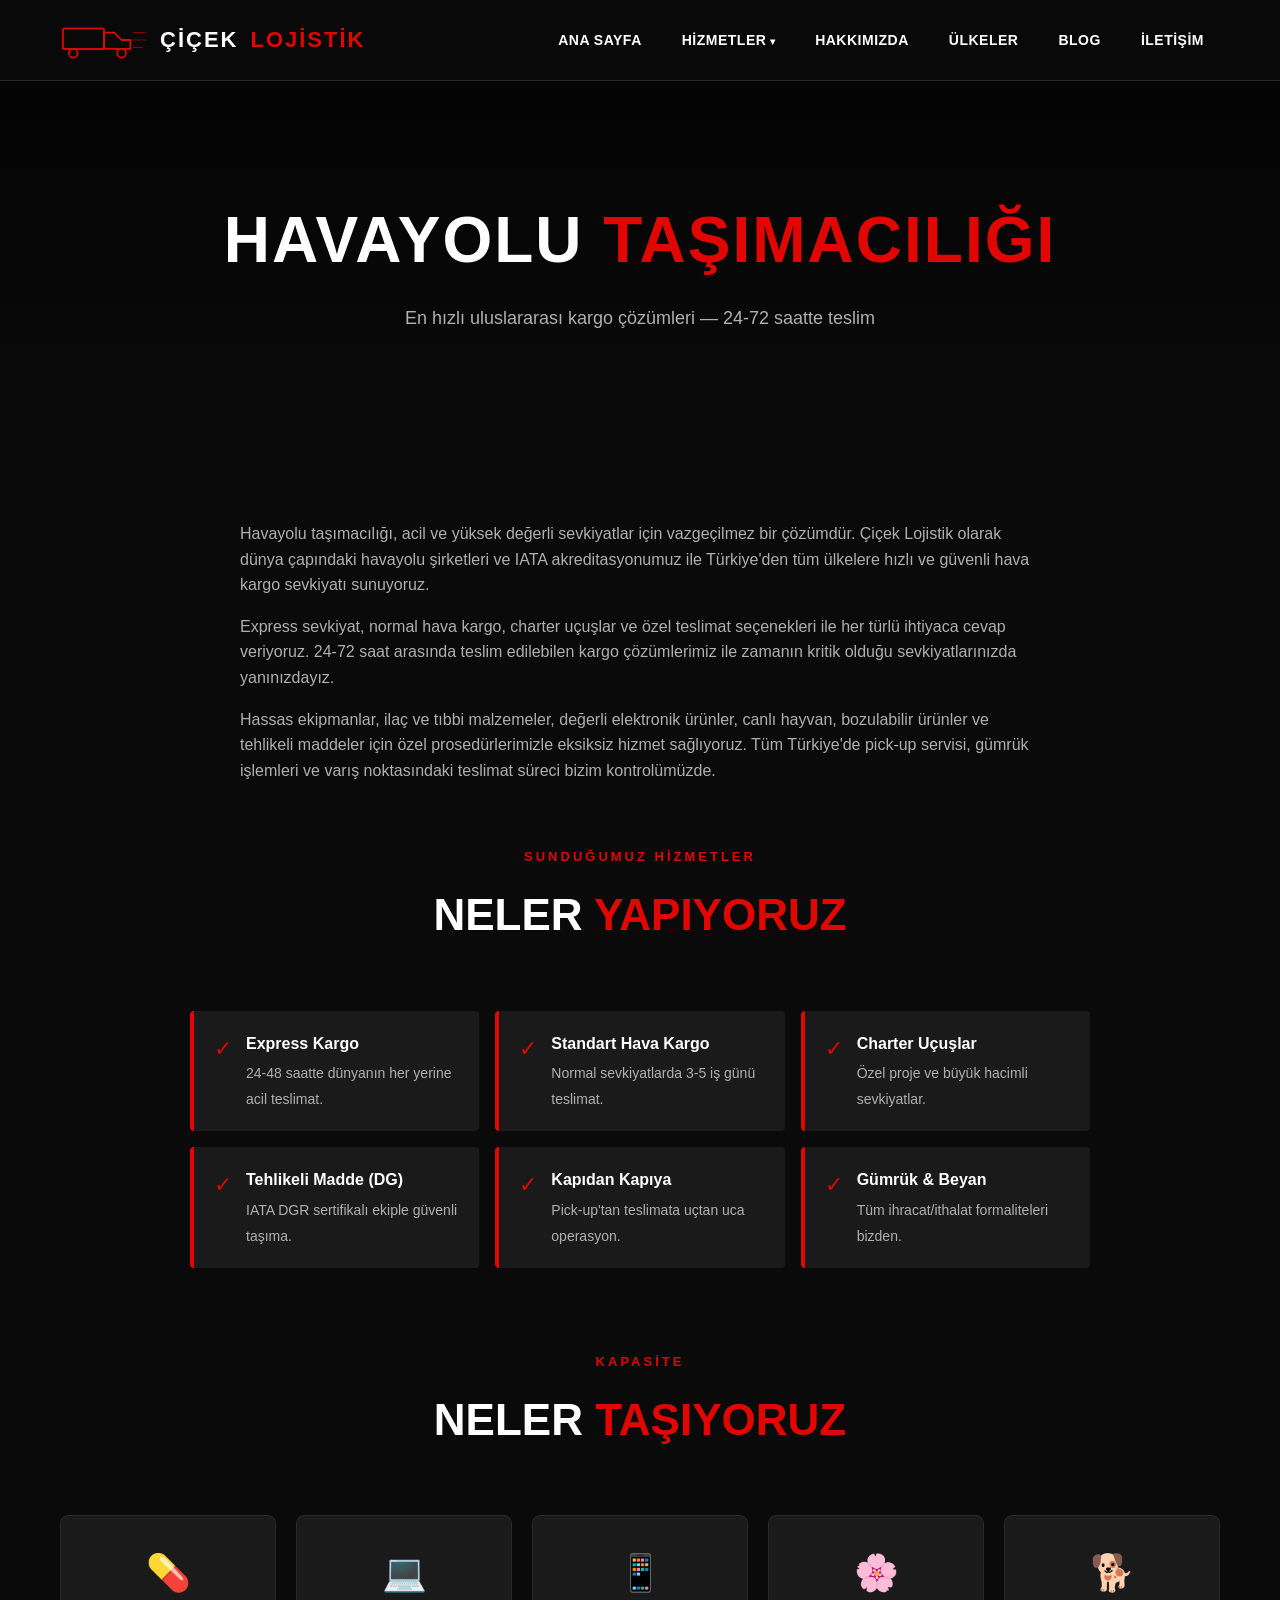
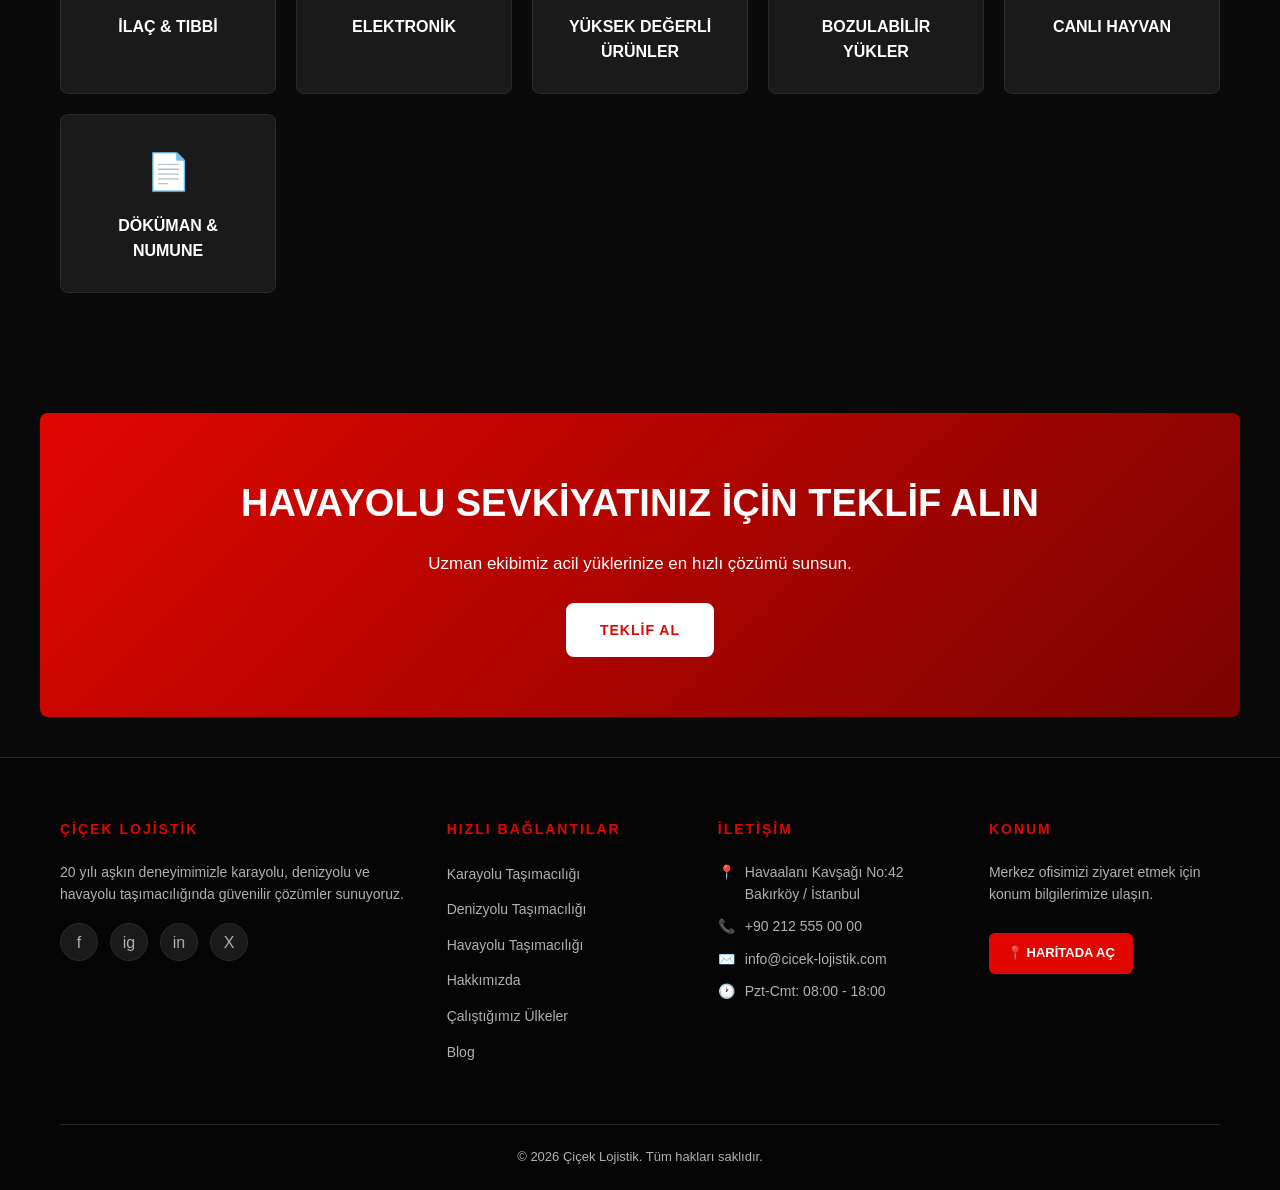
<file: havayolu.html>
<!DOCTYPE html>
<html lang="tr">
<head>
  <meta charset="UTF-8" />
  <meta name="viewport" content="width=device-width, initial-scale=1.0" />
  <title>Havayolu Taşımacılığı — Çiçek Lojistik</title>
  <meta name="description" content="Hızlı hava kargo, express teslimat ve kapıdan kapıya uluslararası havayolu taşımacılığı." />
  <link rel="stylesheet" href="css/style.css" />
</head>
<body>

<header class="site-header">
  <div class="header-inner">
    <a href="index.html" class="logo"><img src="assets/logo.svg" alt="Çiçek Lojistik" class="logo-img" />ÇİÇEK <span>LOJİSTİK</span></a>
    <nav class="main-nav" aria-label="Ana menü">
      <ul>
        <li><a href="index.html">Ana Sayfa</a></li>
        <li class="dropdown">
          <a href="#" class="dropdown-toggle">Hizmetler</a>
          <ul class="dropdown-menu">
            <li><a href="karayolu.html">🚛 Karayolu Taşımacılığı</a></li>
            <li><a href="denizyolu.html">🚢 Denizyolu Taşımacılığı</a></li>
            <li><a href="havayolu.html">✈️ Havayolu Taşımacılığı</a></li>
          </ul>
        </li>
        <li><a href="hakkimizda.html">Hakkımızda</a></li>
        <li><a href="ulkeler.html">Ülkeler</a></li>
        <li><a href="blog.html">Blog</a></li>
        <li><a href="iletisim.html">İletişim</a></li>
      </ul>
    </nav>
    <button class="hamburger" aria-label="Menüyü aç/kapa"><span></span><span></span><span></span></button>
  </div>
</header>
<nav class="mobile-menu" aria-label="Mobil menü">
  <ul>
    <li><a href="index.html">Ana Sayfa</a></li>
    <li><a href="karayolu.html">Hizmetler</a></li>
    <li class="sub"><a href="karayolu.html">— Karayolu</a></li>
    <li class="sub"><a href="denizyolu.html">— Denizyolu</a></li>
    <li class="sub"><a href="havayolu.html">— Havayolu</a></li>
    <li><a href="hakkimizda.html">Hakkımızda</a></li>
    <li><a href="ulkeler.html">Çalıştığımız Ülkeler</a></li>
    <li><a href="blog.html">Blog</a></li>
    <li><a href="iletisim.html">İletişim</a></li>
  </ul>
</nav>

<section class="page-hero" style="background-image:url('https://images.unsplash.com/photo-1436491865332-7a61a109cc05?auto=format&fit=crop&w=1920&q=80')">
  <div class="page-hero-content">
    <h1>Havayolu <span>Taşımacılığı</span></h1>
    <p>En hızlı uluslararası kargo çözümleri — 24-72 saatte teslim</p>
  </div>
</section>

<section>
  <div class="container">
    <div class="intro-text reveal">
      <p>Havayolu taşımacılığı, acil ve yüksek değerli sevkiyatlar için vazgeçilmez bir çözümdür. Çiçek Lojistik olarak dünya çapındaki havayolu şirketleri ve IATA akreditasyonumuz ile Türkiye'den tüm ülkelere hızlı ve güvenli hava kargo sevkiyatı sunuyoruz.</p>
      <p>Express sevkiyat, normal hava kargo, charter uçuşlar ve özel teslimat seçenekleri ile her türlü ihtiyaca cevap veriyoruz. 24-72 saat arasında teslim edilebilen kargo çözümlerimiz ile zamanın kritik olduğu sevkiyatlarınızda yanınızdayız.</p>
      <p>Hassas ekipmanlar, ilaç ve tıbbi malzemeler, değerli elektronik ürünler, canlı hayvan, bozulabilir ürünler ve tehlikeli maddeler için özel prosedürlerimizle eksiksiz hizmet sağlıyoruz. Tüm Türkiye'de pick-up servisi, gümrük işlemleri ve varış noktasındaki teslimat süreci bizim kontrolümüzde.</p>
    </div>

    <div class="section-head reveal" style="margin-top:60px">
      <span class="eyebrow">Sunduğumuz Hizmetler</span>
      <h2>Neler <span>Yapıyoruz</span></h2>
    </div>
    <ul class="service-list">
      <li class="reveal"><span class="check">✓</span><div><strong>Express Kargo</strong><span>24-48 saatte dünyanın her yerine acil teslimat.</span></div></li>
      <li class="reveal"><span class="check">✓</span><div><strong>Standart Hava Kargo</strong><span>Normal sevkiyatlarda 3-5 iş günü teslimat.</span></div></li>
      <li class="reveal"><span class="check">✓</span><div><strong>Charter Uçuşlar</strong><span>Özel proje ve büyük hacimli sevkiyatlar.</span></div></li>
      <li class="reveal"><span class="check">✓</span><div><strong>Tehlikeli Madde (DG)</strong><span>IATA DGR sertifikalı ekiple güvenli taşıma.</span></div></li>
      <li class="reveal"><span class="check">✓</span><div><strong>Kapıdan Kapıya</strong><span>Pick-up'tan teslimata uçtan uca operasyon.</span></div></li>
      <li class="reveal"><span class="check">✓</span><div><strong>Gümrük & Beyan</strong><span>Tüm ihracat/ithalat formaliteleri bizden.</span></div></li>
    </ul>

    <div class="section-head reveal" style="margin-top:80px">
      <span class="eyebrow">Kapasite</span>
      <h2>Neler <span>Taşıyoruz</span></h2>
    </div>
    <div class="category-grid">
      <div class="category-card reveal"><div class="icon">💊</div><h4>İlaç & Tıbbi</h4></div>
      <div class="category-card reveal"><div class="icon">💻</div><h4>Elektronik</h4></div>
      <div class="category-card reveal"><div class="icon">📱</div><h4>Yüksek Değerli Ürünler</h4></div>
      <div class="category-card reveal"><div class="icon">🌸</div><h4>Bozulabilir Yükler</h4></div>
      <div class="category-card reveal"><div class="icon">🐕</div><h4>Canlı Hayvan</h4></div>
      <div class="category-card reveal"><div class="icon">📄</div><h4>Döküman & Numune</h4></div>
    </div>
  </div>
</section>

<div class="cta-banner reveal">
  <h2>Havayolu Sevkiyatınız İçin Teklif Alın</h2>
  <p>Uzman ekibimiz acil yüklerinize en hızlı çözümü sunsun.</p>
  <a href="iletisim.html" class="btn">Teklif Al</a>
</div>

<footer class="site-footer">
  <div class="container">
    <div class="footer-grid">
      <div class="footer-col">
        <h4>Çiçek Lojistik</h4>
        <p>20 yılı aşkın deneyimimizle karayolu, denizyolu ve havayolu taşımacılığında güvenilir çözümler sunuyoruz.</p>
        <div class="social"><a href="#">f</a><a href="#">ig</a><a href="#">in</a><a href="#">X</a></div>
      </div>
      <div class="footer-col">
        <h4>Hızlı Bağlantılar</h4>
        <ul>
          <li><a href="karayolu.html">Karayolu Taşımacılığı</a></li>
          <li><a href="denizyolu.html">Denizyolu Taşımacılığı</a></li>
          <li><a href="havayolu.html">Havayolu Taşımacılığı</a></li>
          <li><a href="hakkimizda.html">Hakkımızda</a></li>
          <li><a href="ulkeler.html">Çalıştığımız Ülkeler</a></li>
          <li><a href="blog.html">Blog</a></li>
        </ul>
      </div>
      <div class="footer-col">
        <h4>İletişim</h4>
        <div class="footer-contact-item"><span class="icon">📍</span><span>Havaalanı Kavşağı No:42<br>Bakırköy / İstanbul</span></div>
        <div class="footer-contact-item"><span class="icon">📞</span><span>+90 212 555 00 00</span></div>
        <div class="footer-contact-item"><span class="icon">✉️</span><span>info@cicek-lojistik.com</span></div>
        <div class="footer-contact-item"><span class="icon">🕐</span><span>Pzt-Cmt: 08:00 - 18:00</span></div>
      </div>
      <div class="footer-col">
        <h4>Konum</h4>
        <p>Merkez ofisimizi ziyaret etmek için konum bilgilerimize ulaşın.</p>
        <a href="https://maps.google.com" target="_blank" rel="noopener" class="map-btn">📍 Haritada Aç</a>
      </div>
    </div>
    <div class="footer-bottom">© 2026 Çiçek Lojistik. Tüm hakları saklıdır.</div>
  </div>
</footer>

<script src="js/main.js"></script>
</body>
</html>
</file>
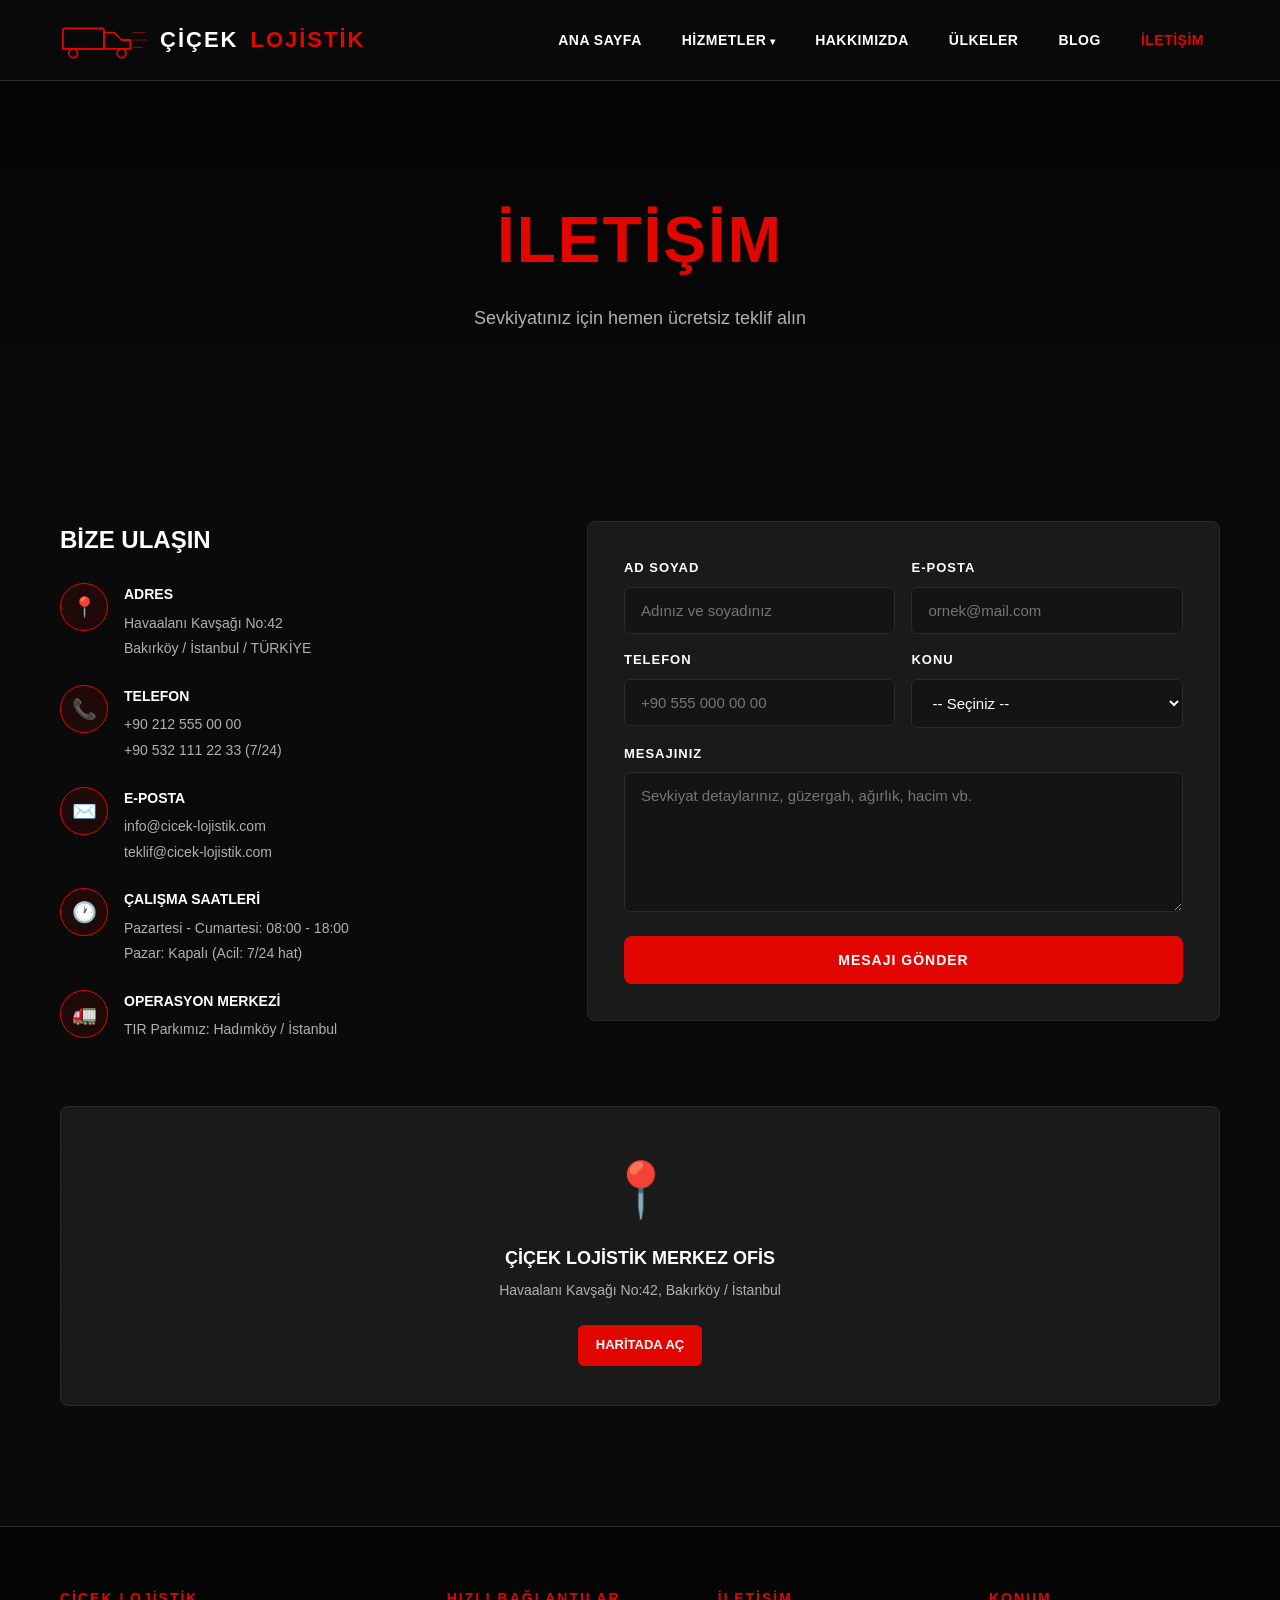
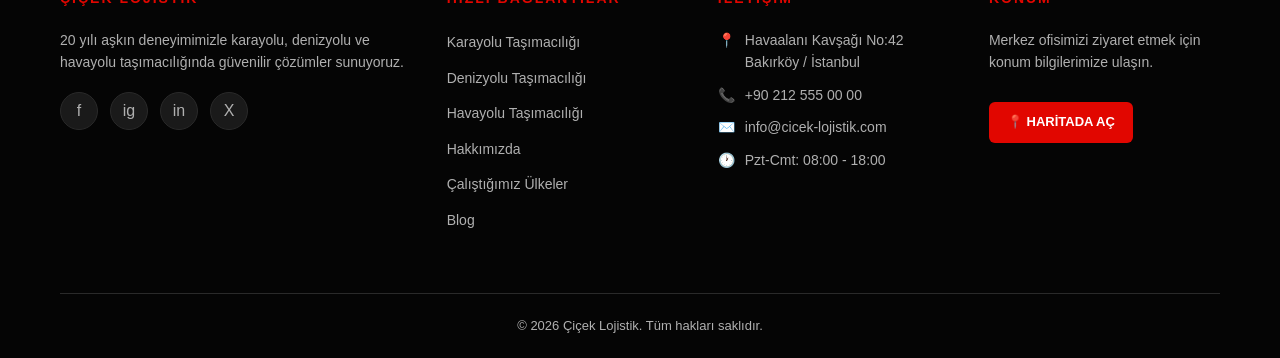
<file: iletisim.html>
<!DOCTYPE html>
<html lang="tr">
<head>
  <meta charset="UTF-8" />
  <meta name="viewport" content="width=device-width, initial-scale=1.0" />
  <title>İletişim — Çiçek Lojistik</title>
  <meta name="description" content="Çiçek Lojistik ile iletişime geçin, sevkiyatınız için ücretsiz teklif alın." />
  <link rel="stylesheet" href="css/style.css" />
</head>
<body>

<header class="site-header">
  <div class="header-inner">
    <a href="index.html" class="logo"><img src="assets/logo.svg" alt="Çiçek Lojistik" class="logo-img" />ÇİÇEK <span>LOJİSTİK</span></a>
    <nav class="main-nav" aria-label="Ana menü">
      <ul>
        <li><a href="index.html">Ana Sayfa</a></li>
        <li class="dropdown">
          <a href="#" class="dropdown-toggle">Hizmetler</a>
          <ul class="dropdown-menu">
            <li><a href="karayolu.html">🚛 Karayolu Taşımacılığı</a></li>
            <li><a href="denizyolu.html">🚢 Denizyolu Taşımacılığı</a></li>
            <li><a href="havayolu.html">✈️ Havayolu Taşımacılığı</a></li>
          </ul>
        </li>
        <li><a href="hakkimizda.html">Hakkımızda</a></li>
        <li><a href="ulkeler.html">Ülkeler</a></li>
        <li><a href="blog.html">Blog</a></li>
        <li><a href="iletisim.html">İletişim</a></li>
      </ul>
    </nav>
    <button class="hamburger" aria-label="Menüyü aç/kapa"><span></span><span></span><span></span></button>
  </div>
</header>
<nav class="mobile-menu" aria-label="Mobil menü">
  <ul>
    <li><a href="index.html">Ana Sayfa</a></li>
    <li><a href="karayolu.html">Hizmetler</a></li>
    <li class="sub"><a href="karayolu.html">— Karayolu</a></li>
    <li class="sub"><a href="denizyolu.html">— Denizyolu</a></li>
    <li class="sub"><a href="havayolu.html">— Havayolu</a></li>
    <li><a href="hakkimizda.html">Hakkımızda</a></li>
    <li><a href="ulkeler.html">Çalıştığımız Ülkeler</a></li>
    <li><a href="blog.html">Blog</a></li>
    <li><a href="iletisim.html">İletişim</a></li>
  </ul>
</nav>

<section class="page-hero" style="background-image:url('https://images.unsplash.com/photo-1454165804606-c3d57bc86b40?auto=format&fit=crop&w=1920&q=80')">
  <div class="page-hero-content">
    <h1><span>İletişim</span></h1>
    <p>Sevkiyatınız için hemen ücretsiz teklif alın</p>
  </div>
</section>

<section>
  <div class="container">
    <div class="contact-grid">
      <!-- SOL: İletişim Bilgileri -->
      <div class="contact-info reveal">
        <h3>Bize Ulaşın</h3>
        <div class="info-item">
          <div class="icon">📍</div>
          <div><strong>Adres</strong><span>Havaalanı Kavşağı No:42<br>Bakırköy / İstanbul / TÜRKİYE</span></div>
        </div>
        <div class="info-item">
          <div class="icon">📞</div>
          <div><strong>Telefon</strong><span>+90 212 555 00 00<br>+90 532 111 22 33 (7/24)</span></div>
        </div>
        <div class="info-item">
          <div class="icon">✉️</div>
          <div><strong>E-posta</strong><span>info@cicek-lojistik.com<br>teklif@cicek-lojistik.com</span></div>
        </div>
        <div class="info-item">
          <div class="icon">🕐</div>
          <div><strong>Çalışma Saatleri</strong><span>Pazartesi - Cumartesi: 08:00 - 18:00<br>Pazar: Kapalı (Acil: 7/24 hat)</span></div>
        </div>
        <div class="info-item">
          <div class="icon">🚛</div>
          <div><strong>Operasyon Merkezi</strong><span>TIR Parkımız: Hadımköy / İstanbul</span></div>
        </div>
      </div>

      <!-- SAĞ: Form -->
      <div class="reveal">
        <form id="contactForm" class="contact-form" novalidate>
          <div class="form-row two">
            <div class="form-field">
              <label for="name">Ad Soyad</label>
              <input type="text" id="name" name="name" placeholder="Adınız ve soyadınız" />
              <div class="error-msg"></div>
            </div>
            <div class="form-field">
              <label for="email">E-posta</label>
              <input type="email" id="email" name="email" placeholder="ornek@mail.com" />
              <div class="error-msg"></div>
            </div>
          </div>
          <div class="form-row two">
            <div class="form-field">
              <label for="phone">Telefon</label>
              <input type="tel" id="phone" name="phone" placeholder="+90 555 000 00 00" />
              <div class="error-msg"></div>
            </div>
            <div class="form-field">
              <label for="subject">Konu</label>
              <select id="subject" name="subject">
                <option value="">-- Seçiniz --</option>
                <option value="karayolu">Karayolu Taşımacılığı</option>
                <option value="denizyolu">Denizyolu Taşımacılığı</option>
                <option value="havayolu">Havayolu Taşımacılığı</option>
                <option value="diger">Diğer</option>
              </select>
              <div class="error-msg"></div>
            </div>
          </div>
          <div class="form-row">
            <div class="form-field">
              <label for="message">Mesajınız</label>
              <textarea id="message" name="message" placeholder="Sevkiyat detaylarınız, güzergah, ağırlık, hacim vb."></textarea>
              <div class="error-msg"></div>
            </div>
          </div>
          <button type="submit" class="btn" style="width:100%">Mesajı Gönder</button>
        </form>
        <div class="form-success" id="formSuccess">
          <strong>✓ Mesajınız alındı!</strong><br>
          En kısa sürede size geri dönüş yapacağız. Teşekkür ederiz.
        </div>
      </div>
    </div>

    <div class="map-placeholder reveal">
      <div class="pin">📍</div>
      <strong>Çiçek Lojistik Merkez Ofis</strong>
      <span>Havaalanı Kavşağı No:42, Bakırköy / İstanbul</span>
      <a href="https://maps.google.com" target="_blank" rel="noopener" class="map-btn">Haritada Aç</a>
    </div>
  </div>
</section>

<footer class="site-footer">
  <div class="container">
    <div class="footer-grid">
      <div class="footer-col">
        <h4>Çiçek Lojistik</h4>
        <p>20 yılı aşkın deneyimimizle karayolu, denizyolu ve havayolu taşımacılığında güvenilir çözümler sunuyoruz.</p>
        <div class="social"><a href="#">f</a><a href="#">ig</a><a href="#">in</a><a href="#">X</a></div>
      </div>
      <div class="footer-col">
        <h4>Hızlı Bağlantılar</h4>
        <ul>
          <li><a href="karayolu.html">Karayolu Taşımacılığı</a></li>
          <li><a href="denizyolu.html">Denizyolu Taşımacılığı</a></li>
          <li><a href="havayolu.html">Havayolu Taşımacılığı</a></li>
          <li><a href="hakkimizda.html">Hakkımızda</a></li>
          <li><a href="ulkeler.html">Çalıştığımız Ülkeler</a></li>
          <li><a href="blog.html">Blog</a></li>
        </ul>
      </div>
      <div class="footer-col">
        <h4>İletişim</h4>
        <div class="footer-contact-item"><span class="icon">📍</span><span>Havaalanı Kavşağı No:42<br>Bakırköy / İstanbul</span></div>
        <div class="footer-contact-item"><span class="icon">📞</span><span>+90 212 555 00 00</span></div>
        <div class="footer-contact-item"><span class="icon">✉️</span><span>info@cicek-lojistik.com</span></div>
        <div class="footer-contact-item"><span class="icon">🕐</span><span>Pzt-Cmt: 08:00 - 18:00</span></div>
      </div>
      <div class="footer-col">
        <h4>Konum</h4>
        <p>Merkez ofisimizi ziyaret etmek için konum bilgilerimize ulaşın.</p>
        <a href="https://maps.google.com" target="_blank" rel="noopener" class="map-btn">📍 Haritada Aç</a>
      </div>
    </div>
    <div class="footer-bottom">© 2026 Çiçek Lojistik. Tüm hakları saklıdır.</div>
  </div>
</footer>

<script src="js/main.js"></script>
<script src="js/form.js"></script>
</body>
</html>
</file>
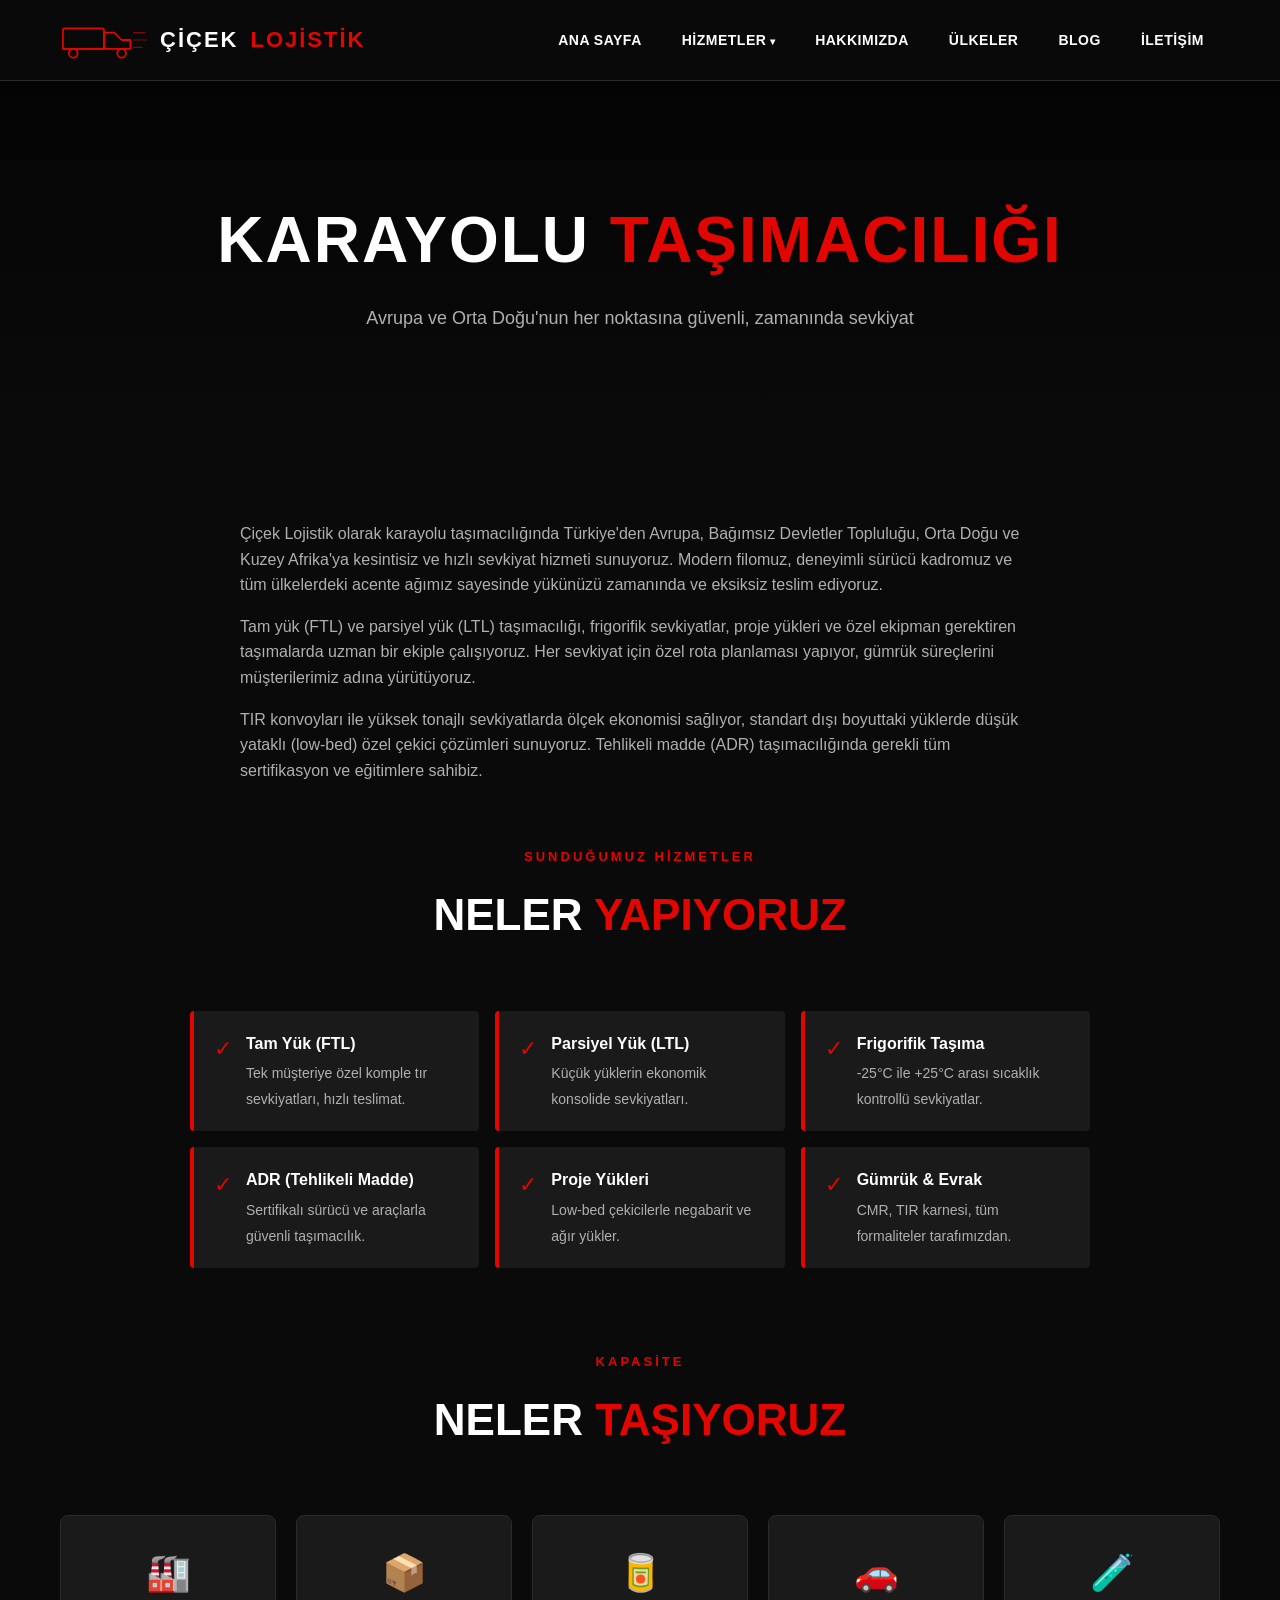
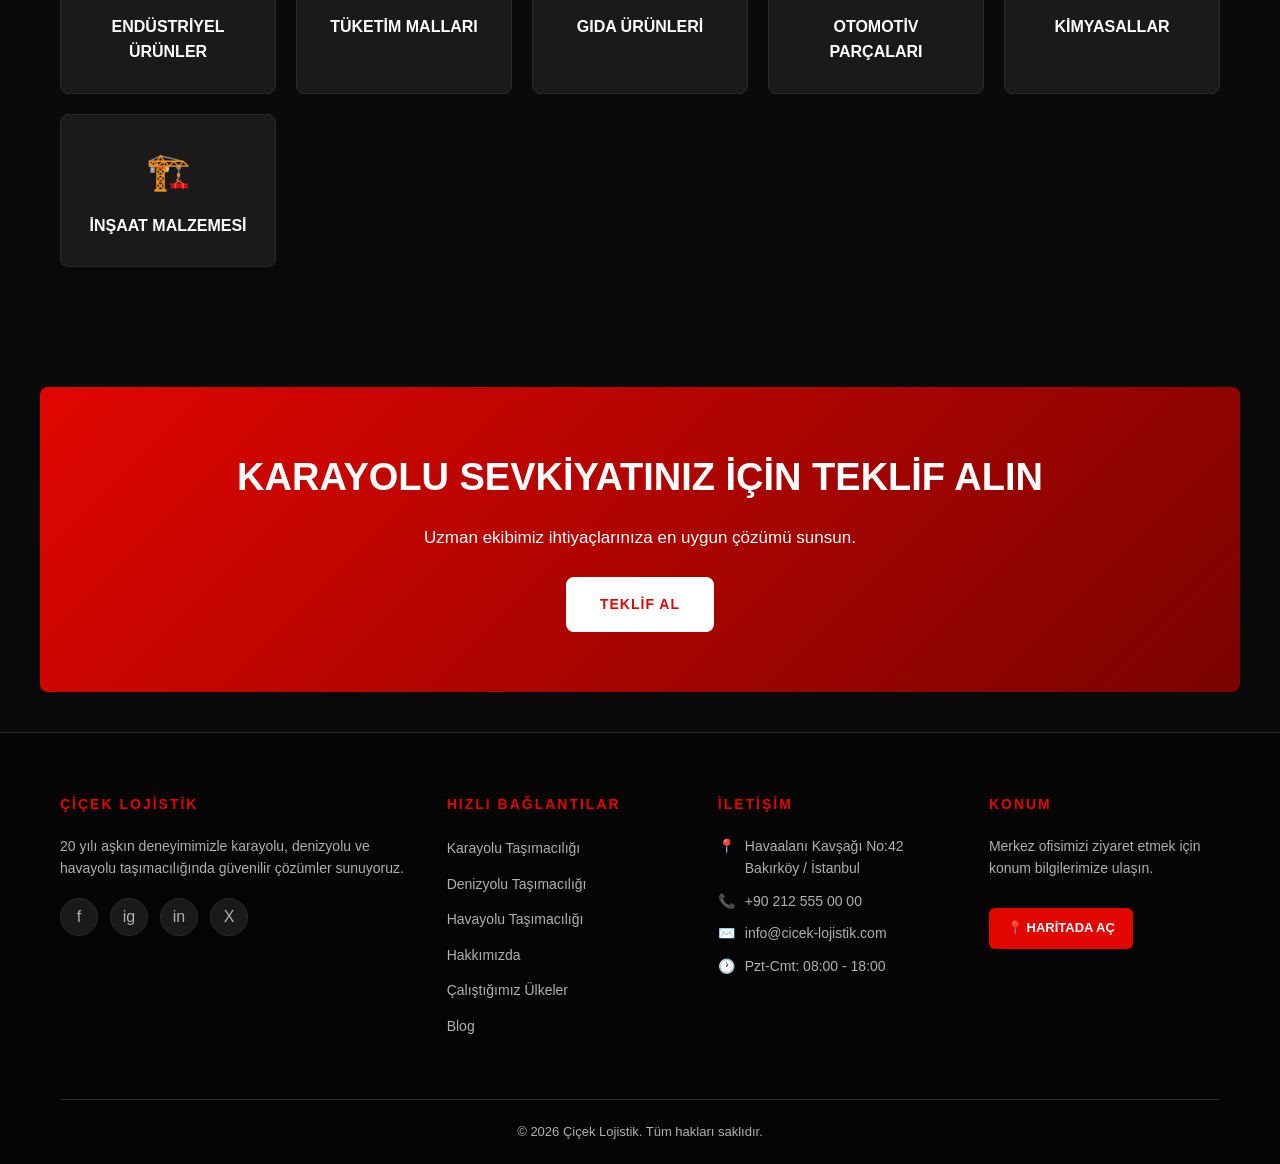
<file: karayolu.html>
<!DOCTYPE html>
<html lang="tr">
<head>
  <meta charset="UTF-8" />
  <meta name="viewport" content="width=device-width, initial-scale=1.0" />
  <title>Karayolu Taşımacılığı — Çiçek Lojistik</title>
  <meta name="description" content="Tam ve parsiyel yük, frigorifik, TIR konvoyları ile Avrupa ve Orta Doğu'ya güvenli karayolu taşımacılığı." />
  <link rel="stylesheet" href="css/style.css" />
</head>
<body>

<header class="site-header">
  <div class="header-inner">
    <a href="index.html" class="logo"><img src="assets/logo.svg" alt="Çiçek Lojistik" class="logo-img" />ÇİÇEK <span>LOJİSTİK</span></a>
    <nav class="main-nav" aria-label="Ana menü">
      <ul>
        <li><a href="index.html">Ana Sayfa</a></li>
        <li class="dropdown">
          <a href="#" class="dropdown-toggle">Hizmetler</a>
          <ul class="dropdown-menu">
            <li><a href="karayolu.html">🚛 Karayolu Taşımacılığı</a></li>
            <li><a href="denizyolu.html">🚢 Denizyolu Taşımacılığı</a></li>
            <li><a href="havayolu.html">✈️ Havayolu Taşımacılığı</a></li>
          </ul>
        </li>
        <li><a href="hakkimizda.html">Hakkımızda</a></li>
        <li><a href="ulkeler.html">Ülkeler</a></li>
        <li><a href="blog.html">Blog</a></li>
        <li><a href="iletisim.html">İletişim</a></li>
      </ul>
    </nav>
    <button class="hamburger" aria-label="Menüyü aç/kapa"><span></span><span></span><span></span></button>
  </div>
</header>
<nav class="mobile-menu" aria-label="Mobil menü">
  <ul>
    <li><a href="index.html">Ana Sayfa</a></li>
    <li><a href="karayolu.html">Hizmetler</a></li>
    <li class="sub"><a href="karayolu.html">— Karayolu</a></li>
    <li class="sub"><a href="denizyolu.html">— Denizyolu</a></li>
    <li class="sub"><a href="havayolu.html">— Havayolu</a></li>
    <li><a href="hakkimizda.html">Hakkımızda</a></li>
    <li><a href="ulkeler.html">Çalıştığımız Ülkeler</a></li>
    <li><a href="blog.html">Blog</a></li>
    <li><a href="iletisim.html">İletişim</a></li>
  </ul>
</nav>

<section class="page-hero" style="background-image:url('https://images.unsplash.com/photo-1586528116311-ad8dd3c8310d?auto=format&fit=crop&w=1920&q=80')">
  <div class="page-hero-content">
    <h1>Karayolu <span>Taşımacılığı</span></h1>
    <p>Avrupa ve Orta Doğu'nun her noktasına güvenli, zamanında sevkiyat</p>
  </div>
</section>

<section>
  <div class="container">
    <div class="intro-text reveal">
      <p>Çiçek Lojistik olarak karayolu taşımacılığında Türkiye'den Avrupa, Bağımsız Devletler Topluluğu, Orta Doğu ve Kuzey Afrika'ya kesintisiz ve hızlı sevkiyat hizmeti sunuyoruz. Modern filomuz, deneyimli sürücü kadromuz ve tüm ülkelerdeki acente ağımız sayesinde yükünüzü zamanında ve eksiksiz teslim ediyoruz.</p>
      <p>Tam yük (FTL) ve parsiyel yük (LTL) taşımacılığı, frigorifik sevkiyatlar, proje yükleri ve özel ekipman gerektiren taşımalarda uzman bir ekiple çalışıyoruz. Her sevkiyat için özel rota planlaması yapıyor, gümrük süreçlerini müşterilerimiz adına yürütüyoruz.</p>
      <p>TIR konvoyları ile yüksek tonajlı sevkiyatlarda ölçek ekonomisi sağlıyor, standart dışı boyuttaki yüklerde düşük yataklı (low-bed) özel çekici çözümleri sunuyoruz. Tehlikeli madde (ADR) taşımacılığında gerekli tüm sertifikasyon ve eğitimlere sahibiz.</p>
    </div>

    <div class="section-head reveal" style="margin-top:60px">
      <span class="eyebrow">Sunduğumuz Hizmetler</span>
      <h2>Neler <span>Yapıyoruz</span></h2>
    </div>
    <ul class="service-list">
      <li class="reveal"><span class="check">✓</span><div><strong>Tam Yük (FTL)</strong><span>Tek müşteriye özel komple tır sevkiyatları, hızlı teslimat.</span></div></li>
      <li class="reveal"><span class="check">✓</span><div><strong>Parsiyel Yük (LTL)</strong><span>Küçük yüklerin ekonomik konsolide sevkiyatları.</span></div></li>
      <li class="reveal"><span class="check">✓</span><div><strong>Frigorifik Taşıma</strong><span>-25°C ile +25°C arası sıcaklık kontrollü sevkiyatlar.</span></div></li>
      <li class="reveal"><span class="check">✓</span><div><strong>ADR (Tehlikeli Madde)</strong><span>Sertifikalı sürücü ve araçlarla güvenli taşımacılık.</span></div></li>
      <li class="reveal"><span class="check">✓</span><div><strong>Proje Yükleri</strong><span>Low-bed çekicilerle negabarit ve ağır yükler.</span></div></li>
      <li class="reveal"><span class="check">✓</span><div><strong>Gümrük & Evrak</strong><span>CMR, TIR karnesi, tüm formaliteler tarafımızdan.</span></div></li>
    </ul>

    <div class="section-head reveal" style="margin-top:80px">
      <span class="eyebrow">Kapasite</span>
      <h2>Neler <span>Taşıyoruz</span></h2>
    </div>
    <div class="category-grid">
      <div class="category-card reveal"><div class="icon">🏭</div><h4>Endüstriyel Ürünler</h4></div>
      <div class="category-card reveal"><div class="icon">📦</div><h4>Tüketim Malları</h4></div>
      <div class="category-card reveal"><div class="icon">🥫</div><h4>Gıda Ürünleri</h4></div>
      <div class="category-card reveal"><div class="icon">🚗</div><h4>Otomotiv Parçaları</h4></div>
      <div class="category-card reveal"><div class="icon">🧪</div><h4>Kimyasallar</h4></div>
      <div class="category-card reveal"><div class="icon">🏗️</div><h4>İnşaat Malzemesi</h4></div>
    </div>
  </div>
</section>

<div class="cta-banner reveal">
  <h2>Karayolu Sevkiyatınız İçin Teklif Alın</h2>
  <p>Uzman ekibimiz ihtiyaçlarınıza en uygun çözümü sunsun.</p>
  <a href="iletisim.html" class="btn">Teklif Al</a>
</div>

<footer class="site-footer">
  <div class="container">
    <div class="footer-grid">
      <div class="footer-col">
        <h4>Çiçek Lojistik</h4>
        <p>20 yılı aşkın deneyimimizle karayolu, denizyolu ve havayolu taşımacılığında güvenilir çözümler sunuyoruz.</p>
        <div class="social"><a href="#">f</a><a href="#">ig</a><a href="#">in</a><a href="#">X</a></div>
      </div>
      <div class="footer-col">
        <h4>Hızlı Bağlantılar</h4>
        <ul>
          <li><a href="karayolu.html">Karayolu Taşımacılığı</a></li>
          <li><a href="denizyolu.html">Denizyolu Taşımacılığı</a></li>
          <li><a href="havayolu.html">Havayolu Taşımacılığı</a></li>
          <li><a href="hakkimizda.html">Hakkımızda</a></li>
          <li><a href="ulkeler.html">Çalıştığımız Ülkeler</a></li>
          <li><a href="blog.html">Blog</a></li>
        </ul>
      </div>
      <div class="footer-col">
        <h4>İletişim</h4>
        <div class="footer-contact-item"><span class="icon">📍</span><span>Havaalanı Kavşağı No:42<br>Bakırköy / İstanbul</span></div>
        <div class="footer-contact-item"><span class="icon">📞</span><span>+90 212 555 00 00</span></div>
        <div class="footer-contact-item"><span class="icon">✉️</span><span>info@cicek-lojistik.com</span></div>
        <div class="footer-contact-item"><span class="icon">🕐</span><span>Pzt-Cmt: 08:00 - 18:00</span></div>
      </div>
      <div class="footer-col">
        <h4>Konum</h4>
        <p>Merkez ofisimizi ziyaret etmek için konum bilgilerimize ulaşın.</p>
        <a href="https://maps.google.com" target="_blank" rel="noopener" class="map-btn">📍 Haritada Aç</a>
      </div>
    </div>
    <div class="footer-bottom">© 2026 Çiçek Lojistik. Tüm hakları saklıdır.</div>
  </div>
</footer>

<script src="js/main.js"></script>
</body>
</html>
</file>
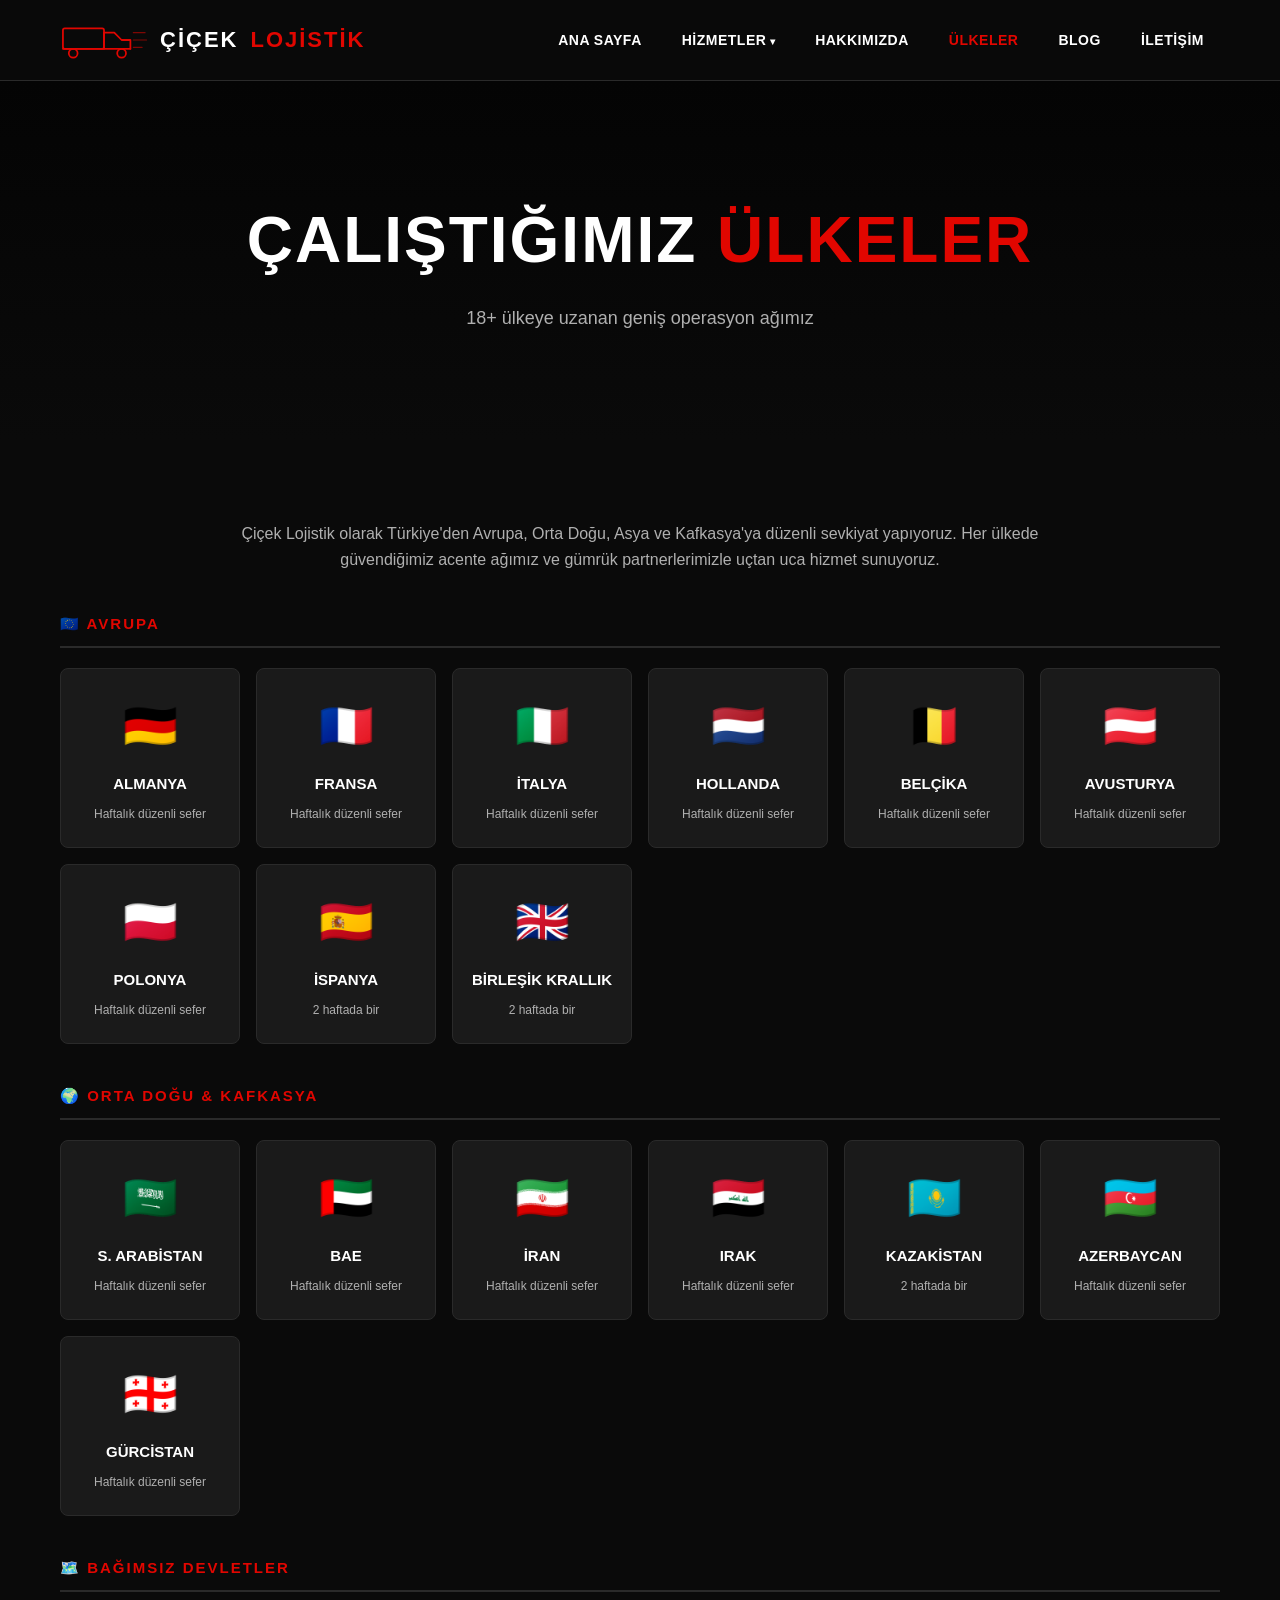
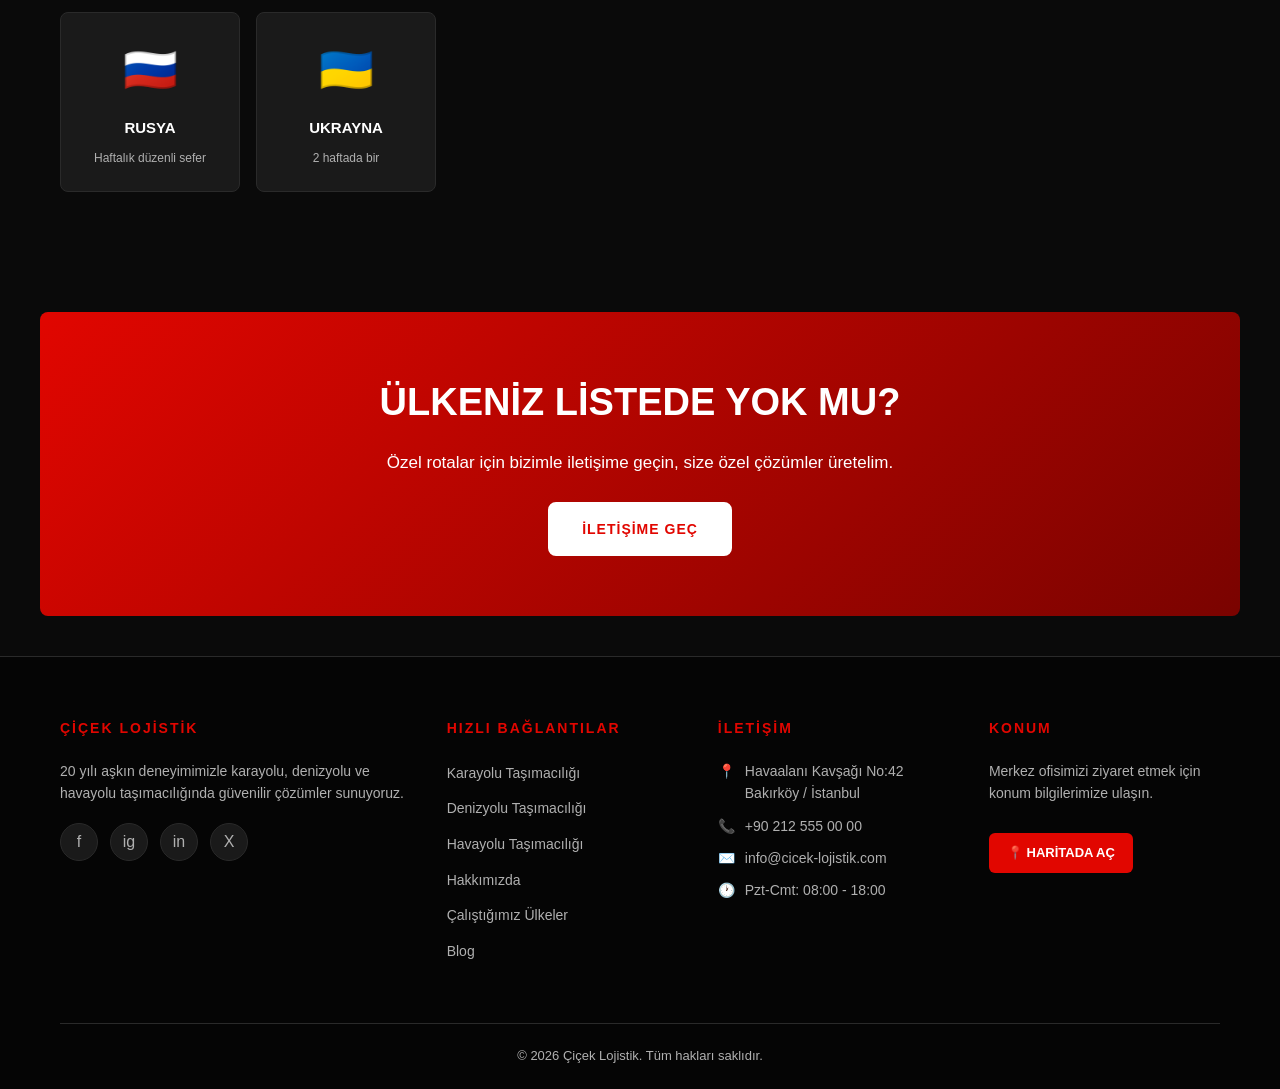
<file: ulkeler.html>
<!DOCTYPE html>
<html lang="tr">
<head>
  <meta charset="UTF-8" />
  <meta name="viewport" content="width=device-width, initial-scale=1.0" />
  <title>Çalıştığımız Ülkeler — Çiçek Lojistik</title>
  <meta name="description" content="Çiçek Lojistik'in düzenli sevkiyat yaptığı 18+ ülke." />
  <link rel="stylesheet" href="css/style.css" />
</head>
<body>

<header class="site-header">
  <div class="header-inner">
    <a href="index.html" class="logo"><img src="assets/logo.svg" alt="Çiçek Lojistik" class="logo-img" />ÇİÇEK <span>LOJİSTİK</span></a>
    <nav class="main-nav" aria-label="Ana menü">
      <ul>
        <li><a href="index.html">Ana Sayfa</a></li>
        <li class="dropdown">
          <a href="#" class="dropdown-toggle">Hizmetler</a>
          <ul class="dropdown-menu">
            <li><a href="karayolu.html">🚛 Karayolu Taşımacılığı</a></li>
            <li><a href="denizyolu.html">🚢 Denizyolu Taşımacılığı</a></li>
            <li><a href="havayolu.html">✈️ Havayolu Taşımacılığı</a></li>
          </ul>
        </li>
        <li><a href="hakkimizda.html">Hakkımızda</a></li>
        <li><a href="ulkeler.html">Ülkeler</a></li>
        <li><a href="blog.html">Blog</a></li>
        <li><a href="iletisim.html">İletişim</a></li>
      </ul>
    </nav>
    <button class="hamburger" aria-label="Menüyü aç/kapa"><span></span><span></span><span></span></button>
  </div>
</header>
<nav class="mobile-menu" aria-label="Mobil menü">
  <ul>
    <li><a href="index.html">Ana Sayfa</a></li>
    <li><a href="karayolu.html">Hizmetler</a></li>
    <li class="sub"><a href="karayolu.html">— Karayolu</a></li>
    <li class="sub"><a href="denizyolu.html">— Denizyolu</a></li>
    <li class="sub"><a href="havayolu.html">— Havayolu</a></li>
    <li><a href="hakkimizda.html">Hakkımızda</a></li>
    <li><a href="ulkeler.html">Çalıştığımız Ülkeler</a></li>
    <li><a href="blog.html">Blog</a></li>
    <li><a href="iletisim.html">İletişim</a></li>
  </ul>
</nav>

<section class="page-hero" style="background-image:url('https://images.unsplash.com/photo-1569163139394-de4e5f43e4e1?auto=format&fit=crop&w=1920&q=80')">
  <div class="page-hero-content">
    <h1>Çalıştığımız <span>Ülkeler</span></h1>
    <p>18+ ülkeye uzanan geniş operasyon ağımız</p>
  </div>
</section>

<section>
  <div class="container">
    <div class="intro-text reveal">
      <p style="text-align:center">Çiçek Lojistik olarak Türkiye'den Avrupa, Orta Doğu, Asya ve Kafkasya'ya düzenli sevkiyat yapıyoruz. Her ülkede güvendiğimiz acente ağımız ve gümrük partnerlerimizle uçtan uca hizmet sunuyoruz.</p>
    </div>

    <h3 class="continent-title reveal">🇪🇺 Avrupa</h3>
    <div class="countries-grid">
      <div class="country-card reveal"><div class="flag">🇩🇪</div><h4>Almanya</h4><span>Haftalık düzenli sefer</span></div>
      <div class="country-card reveal"><div class="flag">🇫🇷</div><h4>Fransa</h4><span>Haftalık düzenli sefer</span></div>
      <div class="country-card reveal"><div class="flag">🇮🇹</div><h4>İtalya</h4><span>Haftalık düzenli sefer</span></div>
      <div class="country-card reveal"><div class="flag">🇳🇱</div><h4>Hollanda</h4><span>Haftalık düzenli sefer</span></div>
      <div class="country-card reveal"><div class="flag">🇧🇪</div><h4>Belçika</h4><span>Haftalık düzenli sefer</span></div>
      <div class="country-card reveal"><div class="flag">🇦🇹</div><h4>Avusturya</h4><span>Haftalık düzenli sefer</span></div>
      <div class="country-card reveal"><div class="flag">🇵🇱</div><h4>Polonya</h4><span>Haftalık düzenli sefer</span></div>
      <div class="country-card reveal"><div class="flag">🇪🇸</div><h4>İspanya</h4><span>2 haftada bir</span></div>
      <div class="country-card reveal"><div class="flag">🇬🇧</div><h4>Birleşik Krallık</h4><span>2 haftada bir</span></div>
    </div>

    <h3 class="continent-title reveal">🌍 Orta Doğu & Kafkasya</h3>
    <div class="countries-grid">
      <div class="country-card reveal"><div class="flag">🇸🇦</div><h4>S. Arabistan</h4><span>Haftalık düzenli sefer</span></div>
      <div class="country-card reveal"><div class="flag">🇦🇪</div><h4>BAE</h4><span>Haftalık düzenli sefer</span></div>
      <div class="country-card reveal"><div class="flag">🇮🇷</div><h4>İran</h4><span>Haftalık düzenli sefer</span></div>
      <div class="country-card reveal"><div class="flag">🇮🇶</div><h4>Irak</h4><span>Haftalık düzenli sefer</span></div>
      <div class="country-card reveal"><div class="flag">🇰🇿</div><h4>Kazakistan</h4><span>2 haftada bir</span></div>
      <div class="country-card reveal"><div class="flag">🇦🇿</div><h4>Azerbaycan</h4><span>Haftalık düzenli sefer</span></div>
      <div class="country-card reveal"><div class="flag">🇬🇪</div><h4>Gürcistan</h4><span>Haftalık düzenli sefer</span></div>
    </div>

    <h3 class="continent-title reveal">🗺️ Bağımsız Devletler</h3>
    <div class="countries-grid">
      <div class="country-card reveal"><div class="flag">🇷🇺</div><h4>Rusya</h4><span>Haftalık düzenli sefer</span></div>
      <div class="country-card reveal"><div class="flag">🇺🇦</div><h4>Ukrayna</h4><span>2 haftada bir</span></div>
    </div>
  </div>
</section>

<div class="cta-banner reveal">
  <h2>Ülkeniz Listede Yok mu?</h2>
  <p>Özel rotalar için bizimle iletişime geçin, size özel çözümler üretelim.</p>
  <a href="iletisim.html" class="btn">İletişime Geç</a>
</div>

<footer class="site-footer">
  <div class="container">
    <div class="footer-grid">
      <div class="footer-col">
        <h4>Çiçek Lojistik</h4>
        <p>20 yılı aşkın deneyimimizle karayolu, denizyolu ve havayolu taşımacılığında güvenilir çözümler sunuyoruz.</p>
        <div class="social"><a href="#">f</a><a href="#">ig</a><a href="#">in</a><a href="#">X</a></div>
      </div>
      <div class="footer-col">
        <h4>Hızlı Bağlantılar</h4>
        <ul>
          <li><a href="karayolu.html">Karayolu Taşımacılığı</a></li>
          <li><a href="denizyolu.html">Denizyolu Taşımacılığı</a></li>
          <li><a href="havayolu.html">Havayolu Taşımacılığı</a></li>
          <li><a href="hakkimizda.html">Hakkımızda</a></li>
          <li><a href="ulkeler.html">Çalıştığımız Ülkeler</a></li>
          <li><a href="blog.html">Blog</a></li>
        </ul>
      </div>
      <div class="footer-col">
        <h4>İletişim</h4>
        <div class="footer-contact-item"><span class="icon">📍</span><span>Havaalanı Kavşağı No:42<br>Bakırköy / İstanbul</span></div>
        <div class="footer-contact-item"><span class="icon">📞</span><span>+90 212 555 00 00</span></div>
        <div class="footer-contact-item"><span class="icon">✉️</span><span>info@cicek-lojistik.com</span></div>
        <div class="footer-contact-item"><span class="icon">🕐</span><span>Pzt-Cmt: 08:00 - 18:00</span></div>
      </div>
      <div class="footer-col">
        <h4>Konum</h4>
        <p>Merkez ofisimizi ziyaret etmek için konum bilgilerimize ulaşın.</p>
        <a href="https://maps.google.com" target="_blank" rel="noopener" class="map-btn">📍 Haritada Aç</a>
      </div>
    </div>
    <div class="footer-bottom">© 2026 Çiçek Lojistik. Tüm hakları saklıdır.</div>
  </div>
</footer>

<script src="js/main.js"></script>
</body>
</html>
</file>
<file: css/style.css>
:root {
  --bg: #0a0a0a;
  --bg-2: #1a1a1a;
  --bg-3: #141414;
  --accent: #e10600;
  --accent-hover: #b80500;
  --text: #ffffff;
  --text-muted: #b0b0b0;
  --border: #2a2a2a;
  --success: #16a34a;
  --error: #ef4444;
  --radius: 8px;
  --maxw: 1200px;
  --shadow: 0 10px 30px rgba(0, 0, 0, 0.4);
}

* { box-sizing: border-box; margin: 0; padding: 0; }

html { scroll-behavior: smooth; }

body {
  font-family: 'Segoe UI', Tahoma, Geneva, Verdana, sans-serif;
  background: var(--bg);
  color: var(--text);
  line-height: 1.6;
  -webkit-font-smoothing: antialiased;
}

a { color: inherit; text-decoration: none; }
img { max-width: 100%; display: block; }
ul { list-style: none; }

.container {
  width: 100%;
  max-width: var(--maxw);
  margin: 0 auto;
  padding: 0 20px;
}

.btn {
  display: inline-block;
  padding: 14px 32px;
  background: var(--accent);
  color: #fff;
  border: 2px solid var(--accent);
  border-radius: var(--radius);
  font-weight: 700;
  text-transform: uppercase;
  letter-spacing: 1px;
  cursor: pointer;
  transition: all 0.3s ease;
  font-size: 14px;
}
.btn:hover { background: var(--accent-hover); border-color: var(--accent-hover); transform: translateY(-2px); }
.btn-outline { background: transparent; color: var(--text); }
.btn-outline:hover { background: var(--accent); border-color: var(--accent); }

/* ============ HEADER ============ */
.site-header {
  position: sticky;
  top: 0;
  background: rgba(10, 10, 10, 0.95);
  backdrop-filter: blur(10px);
  border-bottom: 1px solid var(--border);
  z-index: 100;
}
.header-inner {
  display: flex;
  justify-content: space-between;
  align-items: center;
  padding: 18px 20px;
  max-width: var(--maxw);
  margin: 0 auto;
}
.logo {
  display: inline-flex;
  align-items: center;
  gap: 12px;
  font-size: 22px;
  font-weight: 900;
  letter-spacing: 2px;
  text-transform: uppercase;
  line-height: 1;
}
.logo-img {
  width: auto;
  height: 44px;
  flex-shrink: 0;
  transition: transform 0.4s ease;
}
.logo:hover .logo-img { transform: translateX(3px); }
.logo span { color: var(--accent); }
@media (max-width: 420px) {
  .logo { font-size: 18px; gap: 8px; }
  .logo-img { height: 36px; }
}

.main-nav { display: none; }
.main-nav ul { display: flex; gap: 8px; align-items: center; }
.main-nav a {
  padding: 10px 16px;
  font-weight: 600;
  font-size: 14px;
  text-transform: uppercase;
  letter-spacing: 0.5px;
  transition: color 0.2s;
  position: relative;
}
.main-nav a:hover, .main-nav a.active { color: var(--accent); }

.dropdown { position: relative; }
.dropdown-toggle::after { content: ' ▾'; font-size: 10px; }
.dropdown-menu {
  position: absolute;
  top: 100%;
  left: 0;
  min-width: 220px;
  background: var(--bg-2);
  border: 1px solid var(--border);
  border-radius: var(--radius);
  padding: 8px 0;
  opacity: 0;
  visibility: hidden;
  transform: translateY(10px);
  transition: all 0.25s ease;
  box-shadow: var(--shadow);
}
.dropdown:hover .dropdown-menu,
.dropdown.open .dropdown-menu {
  opacity: 1;
  visibility: visible;
  transform: translateY(0);
}
.dropdown-menu li { display: block; }
.dropdown-menu a {
  display: block;
  padding: 12px 20px;
  text-transform: none;
  letter-spacing: 0;
  font-size: 14px;
}
.dropdown-menu a:hover { background: var(--bg-3); }

.hamburger {
  display: flex;
  flex-direction: column;
  gap: 5px;
  background: none;
  border: none;
  cursor: pointer;
  padding: 8px;
}
.hamburger span {
  width: 28px;
  height: 3px;
  background: var(--text);
  border-radius: 2px;
  transition: all 0.3s;
}
.hamburger.open span:nth-child(1) { transform: translateY(8px) rotate(45deg); }
.hamburger.open span:nth-child(2) { opacity: 0; }
.hamburger.open span:nth-child(3) { transform: translateY(-8px) rotate(-45deg); }

@media (min-width: 1024px) {
  .main-nav { display: block; }
  .hamburger { display: none; }
}

/* Mobile menu */
.mobile-menu {
  position: fixed;
  top: 70px;
  left: 0;
  right: 0;
  bottom: 0;
  background: var(--bg);
  transform: translateX(100%);
  transition: transform 0.35s ease;
  overflow-y: auto;
  z-index: 99;
}
.mobile-menu.open { transform: translateX(0); }
.mobile-menu ul { padding: 20px; }
.mobile-menu li { border-bottom: 1px solid var(--border); }
.mobile-menu a {
  display: block;
  padding: 18px 10px;
  font-size: 16px;
  font-weight: 600;
  text-transform: uppercase;
}
.mobile-menu .sub a { padding-left: 30px; font-size: 14px; color: var(--text-muted); text-transform: none; }

/* ============ HERO SLIDER ============ */
.hero-slider {
  position: relative;
  height: 85vh;
  min-height: 500px;
  overflow: hidden;
}
.slide {
  position: absolute;
  inset: 0;
  background-size: cover;
  background-position: center;
  opacity: 0;
  transition: opacity 1s ease;
  display: flex;
  align-items: center;
  justify-content: center;
}
.slide::before {
  content: '';
  position: absolute;
  inset: 0;
  background: linear-gradient(90deg, rgba(0,0,0,0.85) 0%, rgba(0,0,0,0.4) 100%);
}
.slide.active { opacity: 1; }
.slide-content {
  position: relative;
  max-width: 700px;
  padding: 0 20px;
  text-align: left;
  z-index: 2;
  transform: translateY(20px);
  opacity: 0;
  transition: all 1s ease 0.3s;
}
.slide.active .slide-content { transform: translateY(0); opacity: 1; }
.slide-content h1 {
  font-size: clamp(32px, 5vw, 60px);
  font-weight: 900;
  margin-bottom: 16px;
  line-height: 1.1;
  text-transform: uppercase;
}
.slide-content h1 span { color: var(--accent); }
.slide-content p {
  font-size: 18px;
  color: var(--text-muted);
  margin-bottom: 30px;
  max-width: 550px;
}

.slider-arrow {
  position: absolute;
  top: 50%;
  transform: translateY(-50%);
  background: rgba(0,0,0,0.5);
  border: 2px solid rgba(255,255,255,0.3);
  color: #fff;
  width: 50px;
  height: 50px;
  border-radius: 50%;
  font-size: 24px;
  cursor: pointer;
  z-index: 3;
  transition: all 0.3s;
}
.slider-arrow:hover { background: var(--accent); border-color: var(--accent); }
.slider-arrow.prev { left: 20px; }
.slider-arrow.next { right: 20px; }

.slider-dots {
  position: absolute;
  bottom: 30px;
  left: 50%;
  transform: translateX(-50%);
  display: flex;
  gap: 10px;
  z-index: 3;
}
.slider-dots button {
  width: 12px;
  height: 12px;
  border-radius: 50%;
  border: 2px solid #fff;
  background: transparent;
  cursor: pointer;
  transition: all 0.3s;
}
.slider-dots button.active { background: var(--accent); border-color: var(--accent); width: 32px; border-radius: 6px; }

/* ============ PAGE HERO (other pages) ============ */
.page-hero {
  height: 360px;
  background-size: cover;
  background-position: center;
  position: relative;
  display: flex;
  align-items: center;
  justify-content: center;
  text-align: center;
}
.page-hero::before {
  content: '';
  position: absolute;
  inset: 0;
  background: linear-gradient(180deg, rgba(0,0,0,0.6) 0%, rgba(10,10,10,0.95) 100%);
}
.page-hero-content { position: relative; z-index: 2; padding: 0 20px; }
.page-hero h1 {
  font-size: clamp(36px, 6vw, 64px);
  font-weight: 900;
  text-transform: uppercase;
  letter-spacing: 2px;
}
.page-hero h1 span { color: var(--accent); }
.page-hero p { color: var(--text-muted); margin-top: 12px; font-size: 18px; }

/* ============ SECTIONS ============ */
section { padding: 80px 0; }
.section-head { text-align: center; margin-bottom: 60px; }
.section-head .eyebrow {
  display: inline-block;
  color: var(--accent);
  font-weight: 700;
  letter-spacing: 3px;
  text-transform: uppercase;
  font-size: 13px;
  margin-bottom: 12px;
}
.section-head h2 {
  font-size: clamp(28px, 4vw, 44px);
  font-weight: 900;
  text-transform: uppercase;
}
.section-head h2 span { color: var(--accent); }
.section-head p { color: var(--text-muted); margin-top: 14px; max-width: 600px; margin-left: auto; margin-right: auto; }

.alt-bg { background: var(--bg-2); }

/* ============ CARDS GRID ============ */
.grid {
  display: grid;
  gap: 24px;
  grid-template-columns: repeat(auto-fit, minmax(280px, 1fr));
}

.service-card {
  background: var(--bg-2);
  border: 1px solid var(--border);
  border-radius: var(--radius);
  padding: 40px 30px;
  transition: all 0.3s;
  position: relative;
  overflow: hidden;
}
.service-card::before {
  content: '';
  position: absolute;
  top: 0; left: 0;
  width: 0;
  height: 4px;
  background: var(--accent);
  transition: width 0.4s;
}
.service-card:hover { transform: translateY(-6px); border-color: var(--accent); }
.service-card:hover::before { width: 100%; }
.service-card .icon {
  width: 70px;
  height: 70px;
  background: rgba(225, 6, 0, 0.1);
  border: 2px solid var(--accent);
  border-radius: 50%;
  display: flex;
  align-items: center;
  justify-content: center;
  font-size: 32px;
  margin-bottom: 24px;
}
.service-card h3 {
  font-size: 22px;
  text-transform: uppercase;
  margin-bottom: 14px;
}
.service-card p { color: var(--text-muted); margin-bottom: 20px; }
.service-card .read-more {
  color: var(--accent);
  font-weight: 700;
  text-transform: uppercase;
  font-size: 13px;
  letter-spacing: 1px;
}
.service-card .read-more:hover { letter-spacing: 2px; }

.feature-card {
  text-align: center;
  padding: 30px 20px;
}
.feature-card .icon {
  font-size: 42px;
  color: var(--accent);
  margin-bottom: 16px;
}
.feature-card h4 {
  font-size: 18px;
  text-transform: uppercase;
  margin-bottom: 10px;
}
.feature-card p { color: var(--text-muted); font-size: 14px; }

/* ============ CTA BANNER ============ */
.cta-banner {
  background: linear-gradient(135deg, var(--accent) 0%, #7a0300 100%);
  padding: 60px 20px;
  text-align: center;
  border-radius: var(--radius);
  margin: 40px auto;
  max-width: var(--maxw);
}
.cta-banner h2 {
  font-size: clamp(26px, 4vw, 38px);
  text-transform: uppercase;
  margin-bottom: 16px;
  font-weight: 900;
}
.cta-banner p { margin-bottom: 26px; font-size: 17px; }
.cta-banner .btn {
  background: #fff;
  color: var(--accent);
  border-color: #fff;
}
.cta-banner .btn:hover { background: #0a0a0a; color: #fff; border-color: #0a0a0a; }

/* ============ SERVICE DETAIL PAGE ============ */
.intro-text { max-width: 800px; margin: 0 auto 40px; }
.intro-text p { color: var(--text-muted); margin-bottom: 16px; font-size: 16px; }

.service-list {
  display: grid;
  gap: 16px;
  grid-template-columns: repeat(auto-fit, minmax(280px, 1fr));
  max-width: 900px;
  margin: 0 auto;
}
.service-list li {
  background: var(--bg-2);
  padding: 20px;
  border-left: 4px solid var(--accent);
  border-radius: 4px;
  display: flex;
  gap: 14px;
  align-items: flex-start;
}
.service-list .check { color: var(--accent); font-size: 22px; flex-shrink: 0; }
.service-list strong { display: block; margin-bottom: 4px; }
.service-list span { color: var(--text-muted); font-size: 14px; }

.category-grid {
  display: grid;
  gap: 20px;
  grid-template-columns: repeat(auto-fit, minmax(200px, 1fr));
}
.category-card {
  background: var(--bg-2);
  border: 1px solid var(--border);
  padding: 28px 20px;
  border-radius: var(--radius);
  text-align: center;
  transition: all 0.3s;
}
.category-card:hover { border-color: var(--accent); transform: translateY(-4px); }
.category-card .icon { font-size: 36px; margin-bottom: 12px; color: var(--accent); }
.category-card h4 { font-size: 16px; text-transform: uppercase; }

/* ============ ABOUT PAGE ============ */
.about-story { max-width: 850px; margin: 0 auto; }
.about-story p { color: var(--text-muted); margin-bottom: 18px; font-size: 16px; }
.mv-grid {
  display: grid;
  gap: 24px;
  grid-template-columns: repeat(auto-fit, minmax(280px, 1fr));
  margin-top: 60px;
}
.mv-card {
  background: var(--bg-2);
  border: 1px solid var(--border);
  border-radius: var(--radius);
  padding: 40px 30px;
}
.mv-card .icon { font-size: 40px; color: var(--accent); margin-bottom: 16px; }
.mv-card h3 { font-size: 22px; text-transform: uppercase; margin-bottom: 14px; }
.mv-card p { color: var(--text-muted); }

/* ============ COUNTRIES GRID ============ */
.countries-grid {
  display: grid;
  grid-template-columns: repeat(auto-fill, minmax(180px, 1fr));
  gap: 16px;
}
.country-card {
  background: var(--bg-2);
  border: 1px solid var(--border);
  border-radius: var(--radius);
  padding: 22px 16px;
  text-align: center;
  transition: all 0.3s;
}
.country-card:hover {
  border-color: var(--accent);
  transform: translateY(-4px);
  box-shadow: var(--shadow);
}
.country-card .flag { font-size: 44px; margin-bottom: 10px; }
.country-card h4 { font-size: 15px; text-transform: uppercase; margin-bottom: 4px; }
.country-card span { color: var(--text-muted); font-size: 12px; }

.continent-title {
  margin-top: 40px;
  margin-bottom: 20px;
  color: var(--accent);
  text-transform: uppercase;
  letter-spacing: 2px;
  font-size: 15px;
  border-bottom: 2px solid var(--border);
  padding-bottom: 10px;
}
.continent-title:first-child { margin-top: 0; }

/* ============ BLOG ============ */
.blog-grid {
  display: grid;
  gap: 26px;
  grid-template-columns: repeat(auto-fill, minmax(300px, 1fr));
}
.blog-card {
  background: var(--bg-2);
  border: 1px solid var(--border);
  border-radius: var(--radius);
  overflow: hidden;
  cursor: pointer;
  transition: all 0.3s;
}
.blog-card:hover { transform: translateY(-6px); border-color: var(--accent); }
.blog-card .thumb {
  height: 200px;
  background-size: cover;
  background-position: center;
  position: relative;
}
.blog-card .thumb::after {
  content: '';
  position: absolute;
  inset: 0;
  background: linear-gradient(180deg, transparent 50%, rgba(0,0,0,0.6) 100%);
}
.blog-card .body { padding: 24px; }
.blog-card .date {
  color: var(--accent);
  font-size: 12px;
  text-transform: uppercase;
  letter-spacing: 1px;
  font-weight: 700;
  margin-bottom: 10px;
  display: block;
}
.blog-card h3 { font-size: 18px; margin-bottom: 12px; line-height: 1.35; }
.blog-card .excerpt { color: var(--text-muted); font-size: 14px; margin-bottom: 18px; }
.blog-card .more { color: var(--accent); font-weight: 700; font-size: 13px; text-transform: uppercase; }

/* Modal */
.modal-backdrop {
  position: fixed;
  inset: 0;
  background: rgba(0,0,0,0.85);
  backdrop-filter: blur(4px);
  display: none;
  align-items: center;
  justify-content: center;
  z-index: 1000;
  padding: 20px;
}
.modal-backdrop.open { display: flex; }
.modal {
  background: var(--bg-2);
  border: 1px solid var(--border);
  border-radius: var(--radius);
  max-width: 800px;
  width: 100%;
  max-height: 90vh;
  overflow-y: auto;
  position: relative;
  animation: modalIn 0.3s ease;
}
@keyframes modalIn {
  from { transform: translateY(30px); opacity: 0; }
  to { transform: translateY(0); opacity: 1; }
}
.modal .close {
  position: absolute;
  top: 14px;
  right: 14px;
  background: rgba(0,0,0,0.6);
  border: none;
  color: #fff;
  width: 40px;
  height: 40px;
  border-radius: 50%;
  font-size: 22px;
  cursor: pointer;
  z-index: 2;
}
.modal .close:hover { background: var(--accent); }
.modal .hero-img {
  height: 260px;
  background-size: cover;
  background-position: center;
}
.modal .body { padding: 32px; }
.modal .date { color: var(--accent); font-size: 13px; text-transform: uppercase; letter-spacing: 1px; }
.modal h2 { font-size: 28px; margin: 10px 0 20px; }
.modal p { color: var(--text-muted); margin-bottom: 16px; line-height: 1.8; }

/* ============ CONTACT ============ */
.contact-grid {
  display: grid;
  gap: 40px;
  grid-template-columns: 1fr;
}
@media (min-width: 900px) {
  .contact-grid { grid-template-columns: 1fr 1.3fr; }
}
.contact-info h3 {
  font-size: 24px;
  text-transform: uppercase;
  margin-bottom: 24px;
}
.info-item {
  display: flex;
  gap: 16px;
  margin-bottom: 24px;
  align-items: flex-start;
}
.info-item .icon {
  width: 48px;
  height: 48px;
  background: rgba(225,6,0,0.1);
  border: 1px solid var(--accent);
  border-radius: 50%;
  display: flex;
  align-items: center;
  justify-content: center;
  font-size: 20px;
  color: var(--accent);
  flex-shrink: 0;
}
.info-item strong { display: block; margin-bottom: 4px; text-transform: uppercase; font-size: 14px; }
.info-item span { color: var(--text-muted); font-size: 14px; }

form.contact-form {
  background: var(--bg-2);
  border: 1px solid var(--border);
  border-radius: var(--radius);
  padding: 36px;
}
.form-row { display: grid; gap: 16px; grid-template-columns: 1fr; margin-bottom: 16px; }
@media (min-width: 600px) {
  .form-row.two { grid-template-columns: 1fr 1fr; }
}
.form-field label {
  display: block;
  font-size: 13px;
  text-transform: uppercase;
  letter-spacing: 1px;
  font-weight: 700;
  margin-bottom: 8px;
}
.form-field input,
.form-field select,
.form-field textarea {
  width: 100%;
  padding: 14px 16px;
  background: var(--bg-3);
  border: 1px solid var(--border);
  border-radius: 6px;
  color: var(--text);
  font-size: 15px;
  font-family: inherit;
  transition: all 0.2s;
}
.form-field input:focus,
.form-field select:focus,
.form-field textarea:focus {
  outline: none;
  border-color: var(--accent);
  background: var(--bg);
}
.form-field textarea { resize: vertical; min-height: 140px; }
.form-field.error input,
.form-field.error select,
.form-field.error textarea {
  border-color: var(--error);
}
.error-msg {
  color: var(--error);
  font-size: 12px;
  margin-top: 6px;
  display: none;
}
.form-field.error .error-msg { display: block; }
.form-success {
  background: rgba(22, 163, 74, 0.12);
  border: 1px solid var(--success);
  color: #86efac;
  padding: 20px;
  border-radius: var(--radius);
  text-align: center;
  display: none;
}
.form-success.show { display: block; }

.map-placeholder {
  margin-top: 40px;
  height: 300px;
  background: var(--bg-2);
  border: 1px solid var(--border);
  border-radius: var(--radius);
  display: flex;
  flex-direction: column;
  align-items: center;
  justify-content: center;
  text-align: center;
  padding: 20px;
  background-image:
    linear-gradient(rgba(225,6,0,0.05) 1px, transparent 1px),
    linear-gradient(90deg, rgba(225,6,0,0.05) 1px, transparent 1px);
  background-size: 40px 40px;
}
.map-placeholder .pin {
  font-size: 54px;
  color: var(--accent);
  margin-bottom: 12px;
  animation: bounce 2s infinite;
}
@keyframes bounce {
  0%, 100% { transform: translateY(0); }
  50% { transform: translateY(-10px); }
}
.map-placeholder strong { font-size: 18px; text-transform: uppercase; margin-bottom: 6px; }
.map-placeholder span { color: var(--text-muted); font-size: 14px; margin-bottom: 14px; }

/* ============ FOOTER ============ */
.site-footer {
  background: #050505;
  border-top: 1px solid var(--border);
  padding: 60px 0 0;
  margin-top: 40px;
}
.footer-grid {
  display: grid;
  gap: 40px;
  grid-template-columns: 1fr;
}
@media (min-width: 640px) { .footer-grid { grid-template-columns: 1fr 1fr; } }
@media (min-width: 1024px) { .footer-grid { grid-template-columns: 1.5fr 1fr 1fr 1fr; } }

.footer-col h4 {
  font-size: 14px;
  text-transform: uppercase;
  letter-spacing: 2px;
  margin-bottom: 20px;
  color: var(--accent);
}
.footer-col p { color: var(--text-muted); font-size: 14px; margin-bottom: 18px; }
.footer-col ul li { margin-bottom: 10px; }
.footer-col ul a { color: var(--text-muted); font-size: 14px; transition: color 0.2s; }
.footer-col ul a:hover { color: var(--accent); }
.social { display: flex; gap: 12px; }
.social a {
  width: 38px;
  height: 38px;
  background: var(--bg-2);
  border: 1px solid var(--border);
  border-radius: 50%;
  display: flex;
  align-items: center;
  justify-content: center;
  color: var(--text-muted);
  transition: all 0.3s;
  font-size: 16px;
}
.social a:hover { background: var(--accent); color: #fff; border-color: var(--accent); transform: translateY(-3px); }
.footer-contact-item {
  display: flex;
  gap: 10px;
  align-items: flex-start;
  color: var(--text-muted);
  font-size: 14px;
  margin-bottom: 10px;
}
.footer-contact-item .icon { color: var(--accent); flex-shrink: 0; }
.map-btn {
  display: inline-block;
  margin-top: 10px;
  padding: 10px 18px;
  background: var(--accent);
  color: #fff;
  border-radius: 6px;
  font-size: 13px;
  font-weight: 700;
  text-transform: uppercase;
}
.map-btn:hover { background: var(--accent-hover); }

.footer-bottom {
  margin-top: 50px;
  padding: 22px 0;
  border-top: 1px solid var(--border);
  text-align: center;
  color: var(--text-muted);
  font-size: 13px;
}

/* ============ REVEAL ANIMATION ============ */
.reveal {
  opacity: 0;
  transform: translateY(40px);
  transition: opacity 0.8s ease, transform 0.8s ease;
}
.reveal.visible {
  opacity: 1;
  transform: translateY(0);
}

/* ============ RESPONSIVE TWEAKS ============ */
@media (max-width: 640px) {
  section { padding: 60px 0; }
  .hero-slider { height: 75vh; }
  .slide-content h1 { font-size: 32px; }
  .slider-arrow { width: 40px; height: 40px; font-size: 18px; }
  .slider-arrow.prev { left: 10px; }
  .slider-arrow.next { right: 10px; }
  form.contact-form { padding: 24px; }
  .modal .body { padding: 24px; }
}
</file>
